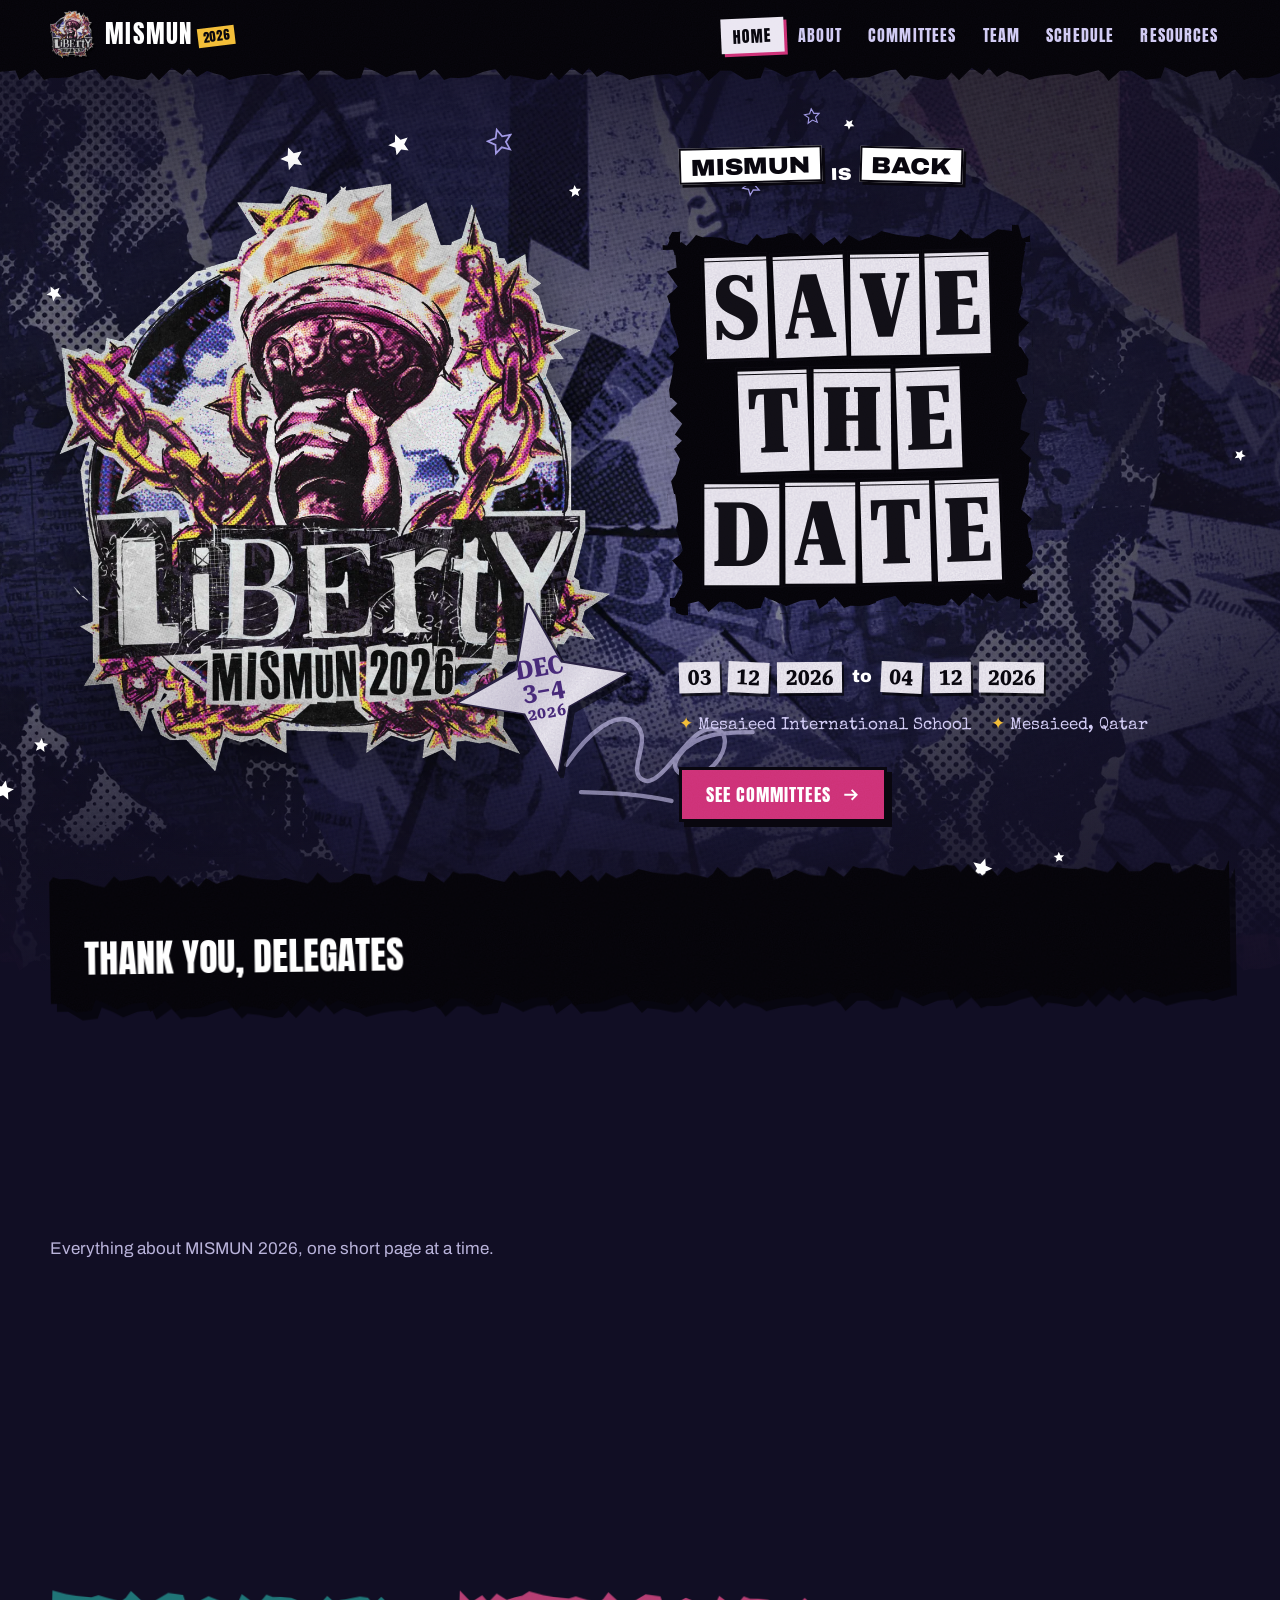
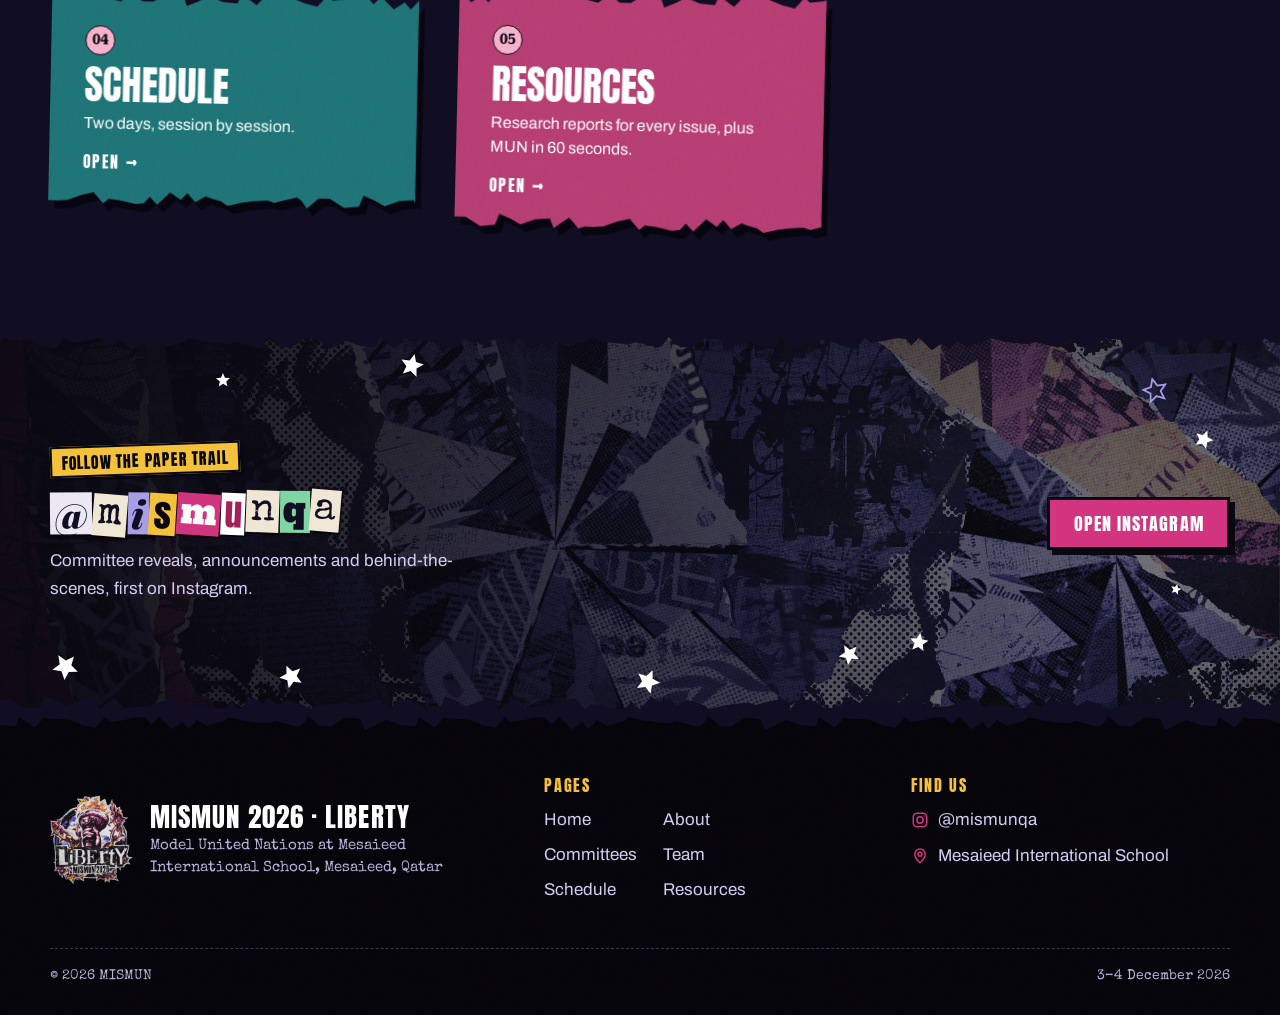
<file: index.html>
<!doctype html>
<html lang="en">
<head>
  <meta charset="utf-8">
  <meta name="viewport" content="width=device-width, initial-scale=1">
  <title>MISMUN 2026 · Liberty</title>
  <meta name="description" content="MISMUN 2026 — Liberty. Model United Nations at Mesaieed International School, Mesaieed, Qatar. 3–4 December 2026.">
  <meta name="theme-color" content="#09070f">
  <meta property="og:title" content="MISMUN 2026 · Liberty">
  <meta property="og:description" content="Model United Nations at Mesaieed International School. 3–4 December 2026.">
  <meta property="og:image" content="assets/img/logo-collage.jpg">
  <link rel="icon" href="assets/img/favicon-64.png" type="image/png">
  <link rel="apple-touch-icon" href="assets/img/apple-touch-icon.png">
  <link rel="preconnect" href="https://fonts.googleapis.com">
  <link rel="preconnect" href="https://fonts.gstatic.com" crossorigin>
  <link rel="stylesheet" href="https://fonts.googleapis.com/css2?family=Alfa+Slab+One&family=Anton&family=Archivo:wdth,wght@62..125,400..900&family=Roboto+Serif:opsz,wdth,wght@8..144,50..100,600..900&family=Permanent+Marker&family=Playfair+Display:ital,wght@0,900;1,900&family=Special+Elite&family=UnifrakturMaguntia&display=swap">
  <script>(function (h) { if (matchMedia("(prefers-reduced-motion: no-preference)").matches) { h.classList.add("fx"); setTimeout(function () { h.classList.add("fx-go"); }, 2500); } })(document.documentElement);</script>
  <link rel="stylesheet" href="assets/css/style.css?v=20261121">
</head>
<body data-page="home">
  <a class="skip" href="#main">Skip to content</a>
  <header class="site-header torn-b" data-header></header>

  <main id="main">
    <section class="hero torn-b" data-stars="18" data-scribble="bottom:18%;left:44%;transform:rotate(10deg)">
      <div class="wrap hero__grid">
        <div class="hero__logo">
          <div class="hero__stencil"><img src="assets/img/logo.webp" alt="Liberty, MISMUN 2026 logo: a raised fist holding a flaming torch, breaking free of chains" width="1000" height="1119" fetchpriority="high"></div>
          <div class="hero__star star4-wrap" aria-hidden="true">
            <div class="star4" style="--size:170px;--r:-10deg"><span data-bind="datesShort">Dec 3–4</span><small>2026</small></div>
          </div>
        </div>
        <div class="hero__copy">
          <h1 class="sr-only">MISMUN 2026: Liberty. Model United Nations at Mesaieed International School.</h1>
          <p class="labels"><span class="lb">MISMUN</span><span class="lb lb--plain">is</span><span class="lb">Back</span></p>
          <p class="hero__title ink cards" data-cards>Save the date</p>
          <p class="datechips" data-datechips>3–4 December 2026</p>
          <ul class="hero__meta">
            <li data-bind="venue">Mesaieed International School</li>
            <li data-bind="city">Mesaieed, Qatar</li>
          </ul>
          <div class="hero__actions">
            <a class="btn" href="committees.html">See committees <svg viewBox="0 0 24 24" fill="none" stroke="currentColor" stroke-width="2.4" aria-hidden="true"><path d="M4 12h15M13 6l6 6-6 6"/></svg></a>
          </div>
        </div>
      </div>
    </section>

    <section class="countdown wrap" aria-labelledby="cd-title">
      <div class="shell" style="--r:-0.8deg">
        <div class="scrap scrap--black torn-tb" data-countdown>
          <div>
            <span class="label">// Countdown</span>
            <h2 class="countdown__title" id="cd-title" data-countdown-title>Conference begins in</h2>
          </div>
          <div class="countdown__units">
            <div class="countdown__unit"><span data-unit="d">--</span><small>Days</small></div>
            <div class="countdown__unit"><span data-unit="h">--</span><small>Hours</small></div>
            <div class="countdown__unit"><span data-unit="m">--</span><small>Mins</small></div>
            <div class="countdown__unit"><span data-unit="s">--</span><small>Secs</small></div>
          </div>
        </div>
      </div>
    </section>

    <section class="section">
      <div class="wrap">
        <div class="section__head">
          <span class="label">// Where to?</span>
          <h2 class="h2">Pick a page</h2>
          <p>Everything about MISMUN 2026, one short page at a time.</p>
        </div>
        <div class="tiles" data-tiles></div>
      </div>
    </section>

    <section class="ig-band torn-tb" data-stars="10">
      <div class="wrap ig-band__inner">
        <div>
          <span class="chip chip--gold">Follow the paper trail</span>
          <a class="ig-band__handle" href="https://www.instagram.com/mismunqa/" data-href="instagram" target="_blank" rel="noopener">
            <span class="ransom ransom--sm" data-ransom="keep">@mismunqa</span>
          </a>
          <p>Committee reveals, announcements and behind-the-scenes, first on Instagram.</p>
        </div>
        <a class="btn" href="https://www.instagram.com/mismunqa/" data-href="instagram" target="_blank" rel="noopener">Open Instagram</a>
      </div>
    </section>
  </main>

  <footer class="site-footer torn-t" data-footer></footer>
  <script src="assets/js/data.js?v=20261121"></script>
  <script src="assets/js/main.js?v=20261121"></script>
</body>
</html>
</file>
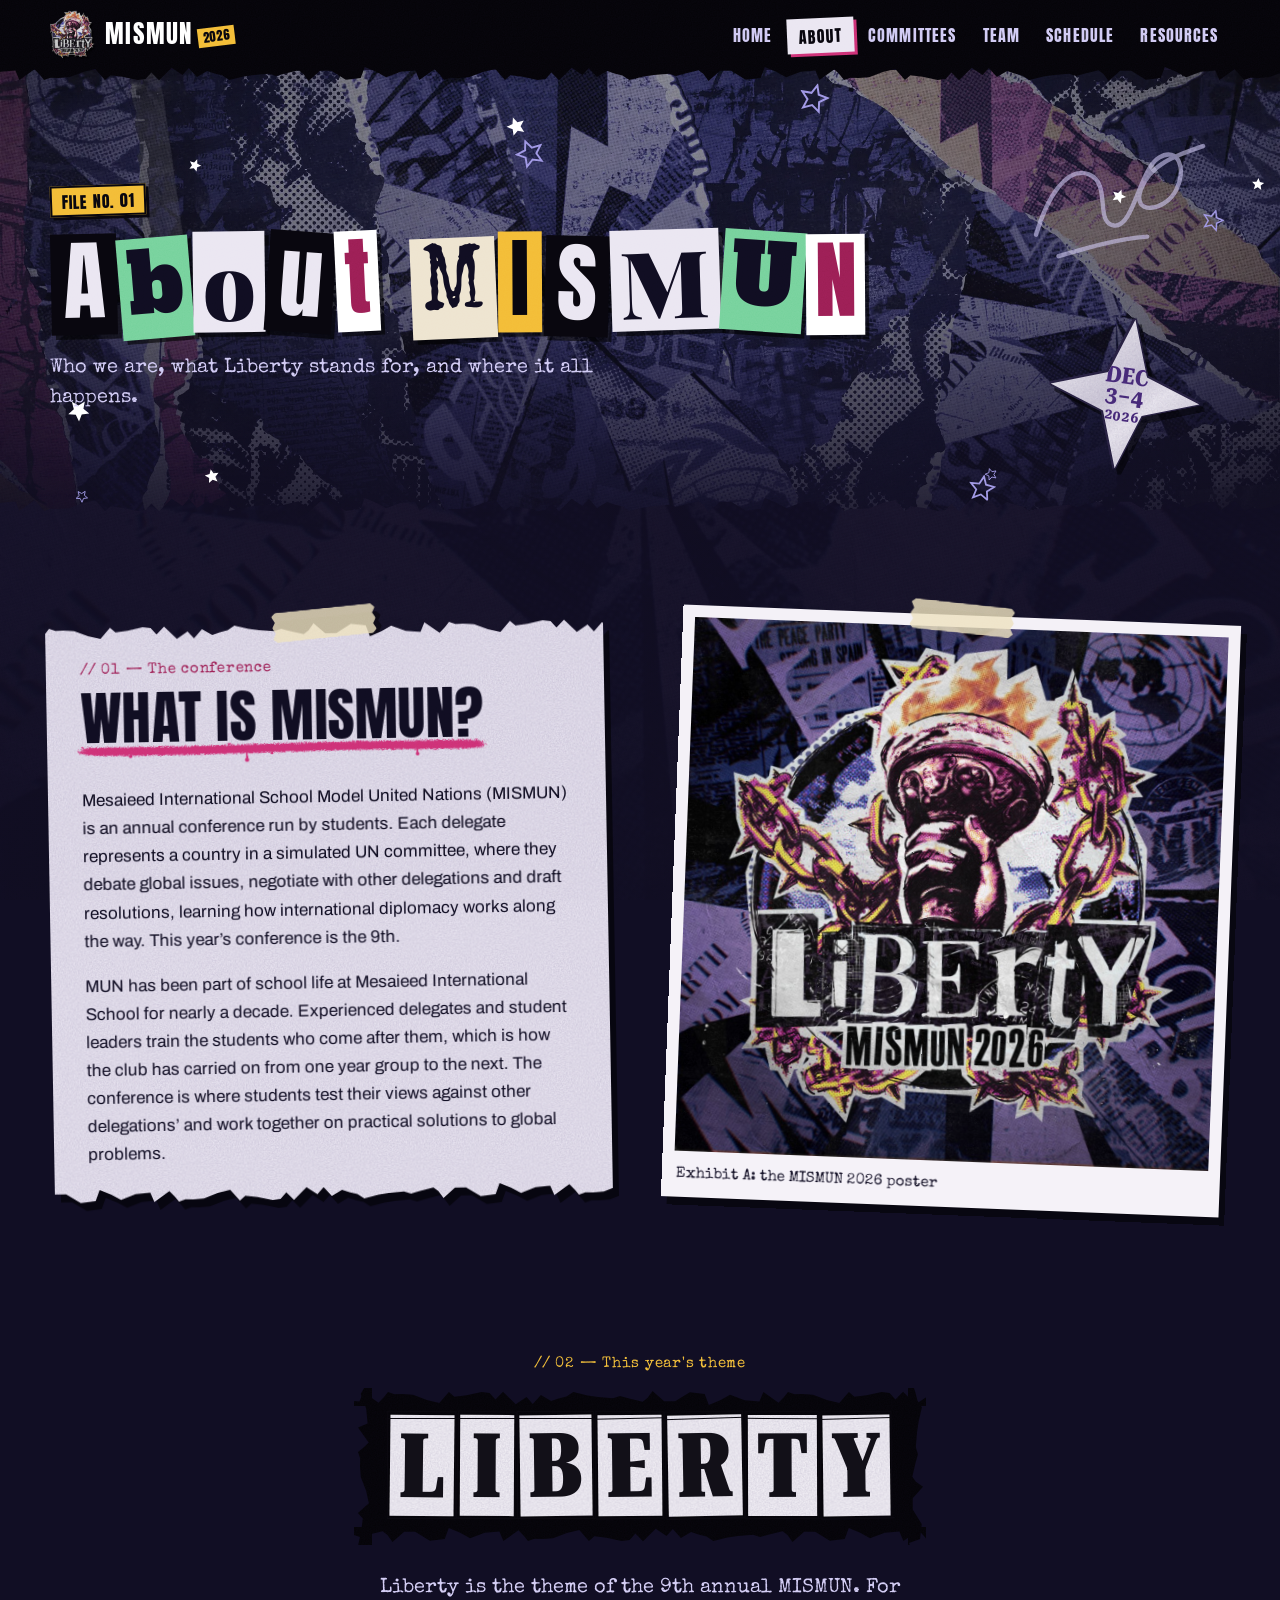
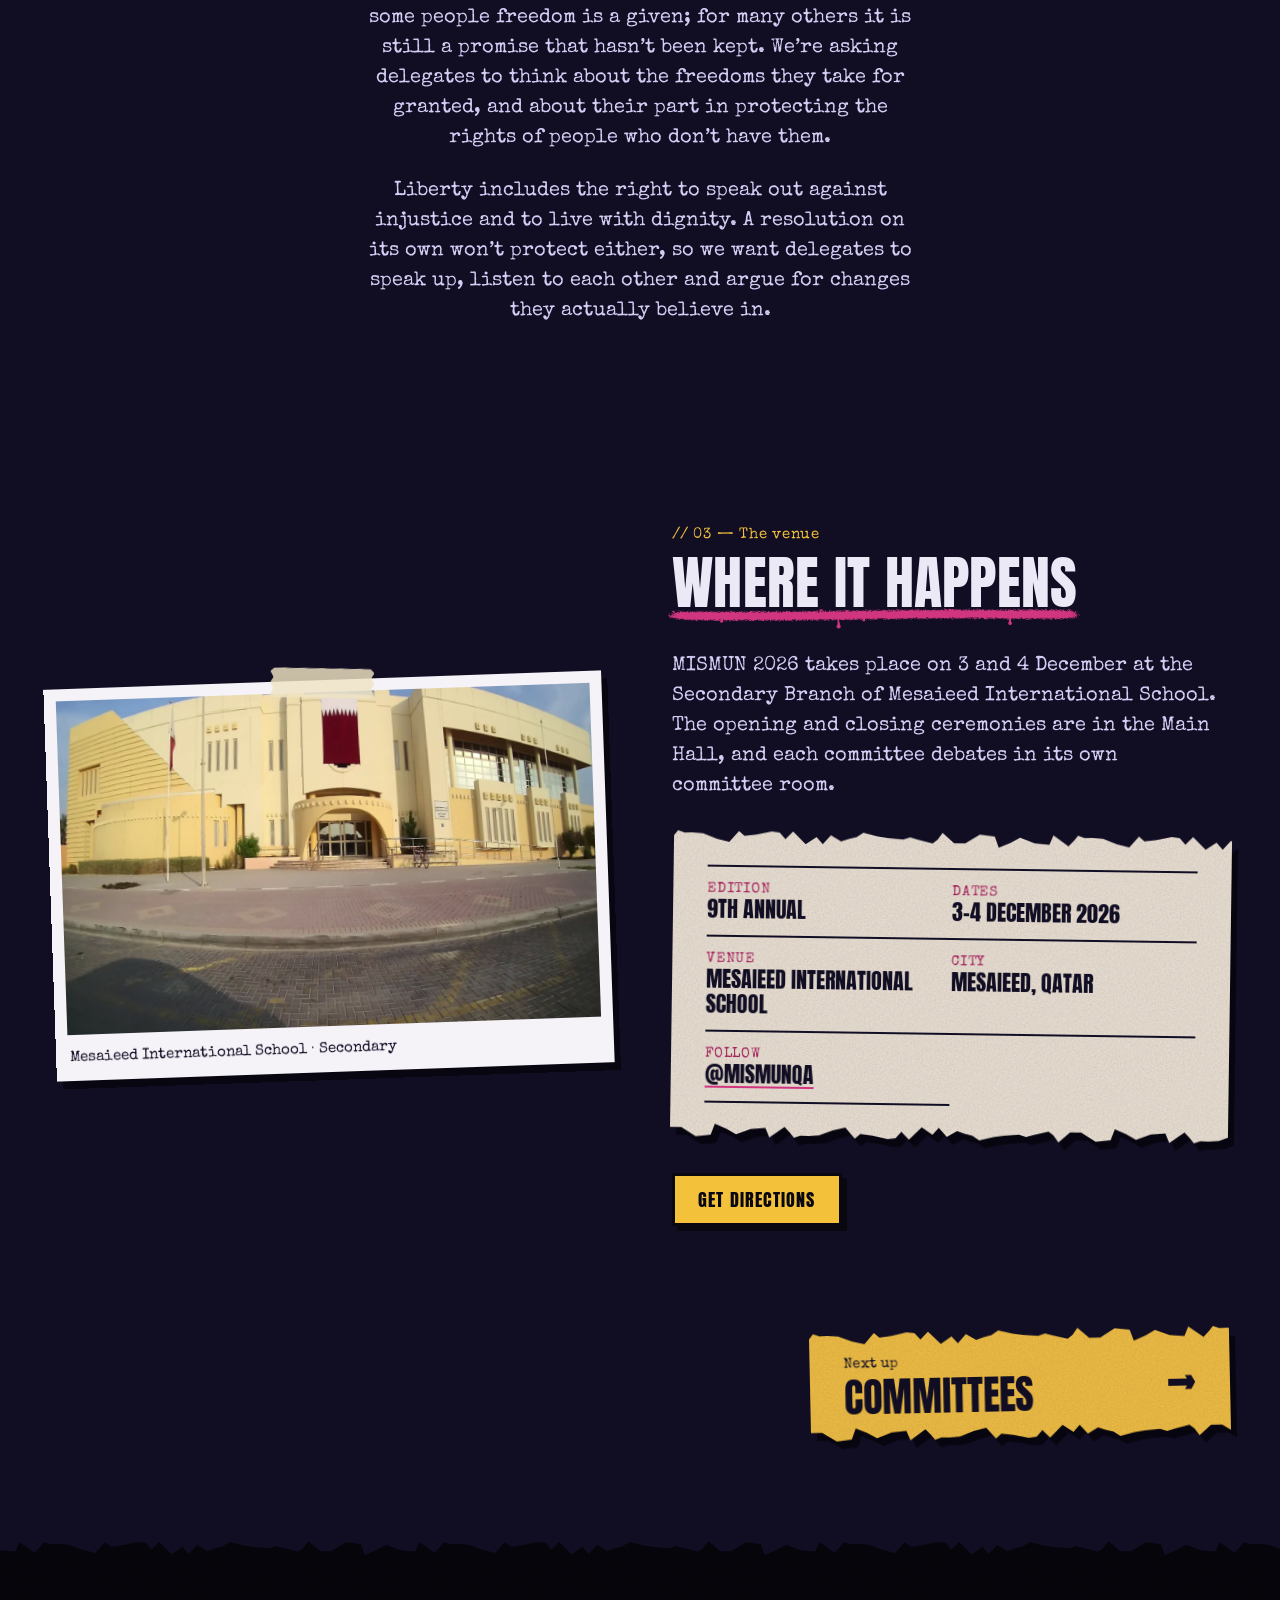
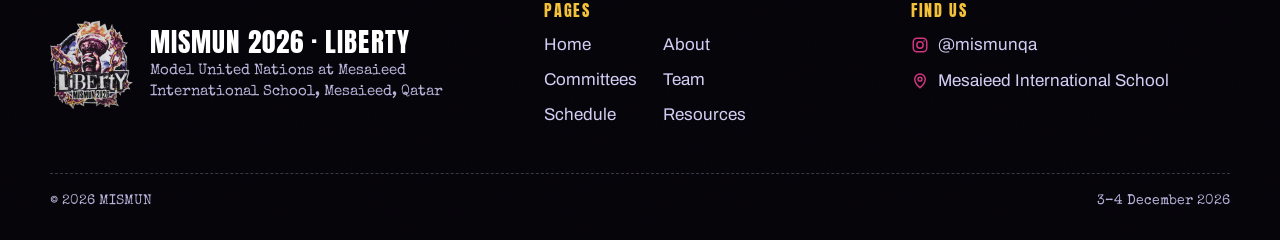
<file: about.html>
<!doctype html>
<html lang="en">
<head>
  <meta charset="utf-8">
  <meta name="viewport" content="width=device-width, initial-scale=1">
  <title>About · MISMUN 2026</title>
  <meta name="description" content="About MISMUN 2026: the conference, the Liberty theme and the venue at Mesaieed International School.">
  <meta name="theme-color" content="#09070f">
  <link rel="icon" href="assets/img/favicon-64.png" type="image/png">
  <link rel="apple-touch-icon" href="assets/img/apple-touch-icon.png">
  <link rel="preconnect" href="https://fonts.googleapis.com">
  <link rel="preconnect" href="https://fonts.gstatic.com" crossorigin>
  <link rel="stylesheet" href="https://fonts.googleapis.com/css2?family=Alfa+Slab+One&family=Anton&family=Archivo:wdth,wght@62..125,400..900&family=Roboto+Serif:opsz,wdth,wght@8..144,50..100,600..900&family=Permanent+Marker&family=Playfair+Display:ital,wght@0,900;1,900&family=Special+Elite&family=UnifrakturMaguntia&display=swap">
  <script>(function (h) { if (matchMedia("(prefers-reduced-motion: no-preference)").matches) { h.classList.add("fx"); setTimeout(function () { h.classList.add("fx-go"); }, 2500); } })(document.documentElement);</script>
  <link rel="stylesheet" href="assets/css/style.css?v=20261121">
</head>
<body data-page="about">
  <a class="skip" href="#main">Skip to content</a>
  <header class="site-header torn-b" data-header></header>

  <main id="main">
    <section class="page-hero torn-b" data-stars="12" data-scribble="top:14%;right:5%;transform:rotate(-8deg)" style="--hero-pos:20% 40%">
      <div class="wrap">
        <span class="chip chip--gold">File No. 01</span>
        <h1 class="ransom" data-ransom>About MISMUN</h1>
        <p class="lede">Who we are, what Liberty stands for, and where it all happens.</p>
      </div>
      <div class="page-hero__star star4-wrap" aria-hidden="true"><div class="star4" style="--size:150px;--r:8deg"><span data-bind="datesShort">Dec 3–4</span><small>2026</small></div></div>
    </section>

    <!-- 01 — What is MISMUN -->
    <section class="section">
      <div class="wrap split">
        <div class="shell taped" style="--r:-1deg">
          <div class="scrap torn-tb">
            <span class="label label--dark">// 01 — The conference</span>
            <h2 class="h2">What is MISMUN?</h2>
            <p>Mesaieed International School Model United Nations (MISMUN) is an annual conference run by students. Each delegate represents a country in a simulated UN committee, where they debate global issues, negotiate with other delegations and draft resolutions, learning how international diplomacy works along the way. This year&rsquo;s conference is the 9th.</p>
            <p>MUN has been part of school life at Mesaieed International School for nearly a decade. Experienced delegates and student leaders train the students who come after them, which is how the club has carried on from one year group to the next. The conference is where students test their views against other delegations&rsquo; and work together on practical solutions to global problems.</p>
          </div>
        </div>
        <figure class="photo photo--square shell taped" style="--r:2.2deg;--tr:4deg">
          <img src="assets/img/logo-collage.jpg" alt="The Liberty logo on the MISMUN newspaper-collage artwork" width="1200" height="1204" loading="lazy">
          <figcaption>Exhibit A: the MISMUN 2026 poster</figcaption>
        </figure>
      </div>
    </section>

    <!-- 02 — Theme -->
    <section class="section section--tight">
      <div class="wrap theme-quote">
        <span class="label">// 02 — This year's theme</span>
        <h2 class="ink cards" data-cards>Liberty</h2>
        <p class="lede">Liberty is the theme of the 9th annual MISMUN. For some people freedom is a given; for many others it is still a promise that hasn&rsquo;t been kept. We&rsquo;re asking delegates to think about the freedoms they take for granted, and about their part in protecting the rights of people who don&rsquo;t have them.</p>
        <p class="lede">Liberty includes the right to speak out against injustice and to live with dignity. A resolution on its own won&rsquo;t protect either, so we want delegates to speak up, listen to each other and argue for changes they actually believe in.</p>
      </div>
    </section>

    <!-- 03 — Venue -->
    <section class="section">
      <div class="wrap split">
        <figure class="photo shell taped" style="--r:-2deg;--tr:3deg">
          <img src="assets/img/school-front.webp" alt="Front entrance of Mesaieed International School, Secondary Branch, with the Qatar flag above the door" width="1400" height="807" loading="lazy">
          <figcaption>Mesaieed International School · Secondary</figcaption>
        </figure>
        <div>
          <span class="label">// 03 — The venue</span>
          <h2 class="h2">Where it happens</h2>
          <p class="lede">MISMUN 2026 takes place on 3 and 4 December at the Secondary Branch of Mesaieed International School. The opening and closing ceremonies are in the Main Hall, and each committee debates in its own committee room.</p>
          <div class="shell" style="--r:0.8deg;margin:1.8rem 0 1.8rem">
            <div class="scrap scrap--news torn-tb">
              <ul class="facts">
                <li><span class="k">Edition</span><span class="v">9th annual</span></li>
                <li><span class="k">Dates</span><span class="v" data-bind="dates">3–4 December 2026</span></li>
                <li><span class="k">Venue</span><span class="v" data-bind="venue">Mesaieed International School</span></li>
                <li><span class="k">City</span><span class="v" data-bind="city">Mesaieed, Qatar</span></li>
                <li><span class="k">Follow</span><span class="v"><a href="https://www.instagram.com/mismunqa/" data-href="instagram" target="_blank" rel="noopener">@mismunqa</a></span></li>
              </ul>
            </div>
          </div>
          <a class="btn btn--gold" href="#" data-href="maps" target="_blank" rel="noopener">Get directions</a>
        </div>
      </div>
    </section>

    <section class="next" data-next></section>
  </main>

  <footer class="site-footer torn-t" data-footer></footer>
  <script src="assets/js/data.js?v=20261121"></script>
  <script src="assets/js/main.js?v=20261121"></script>
</body>
</html>
</file>
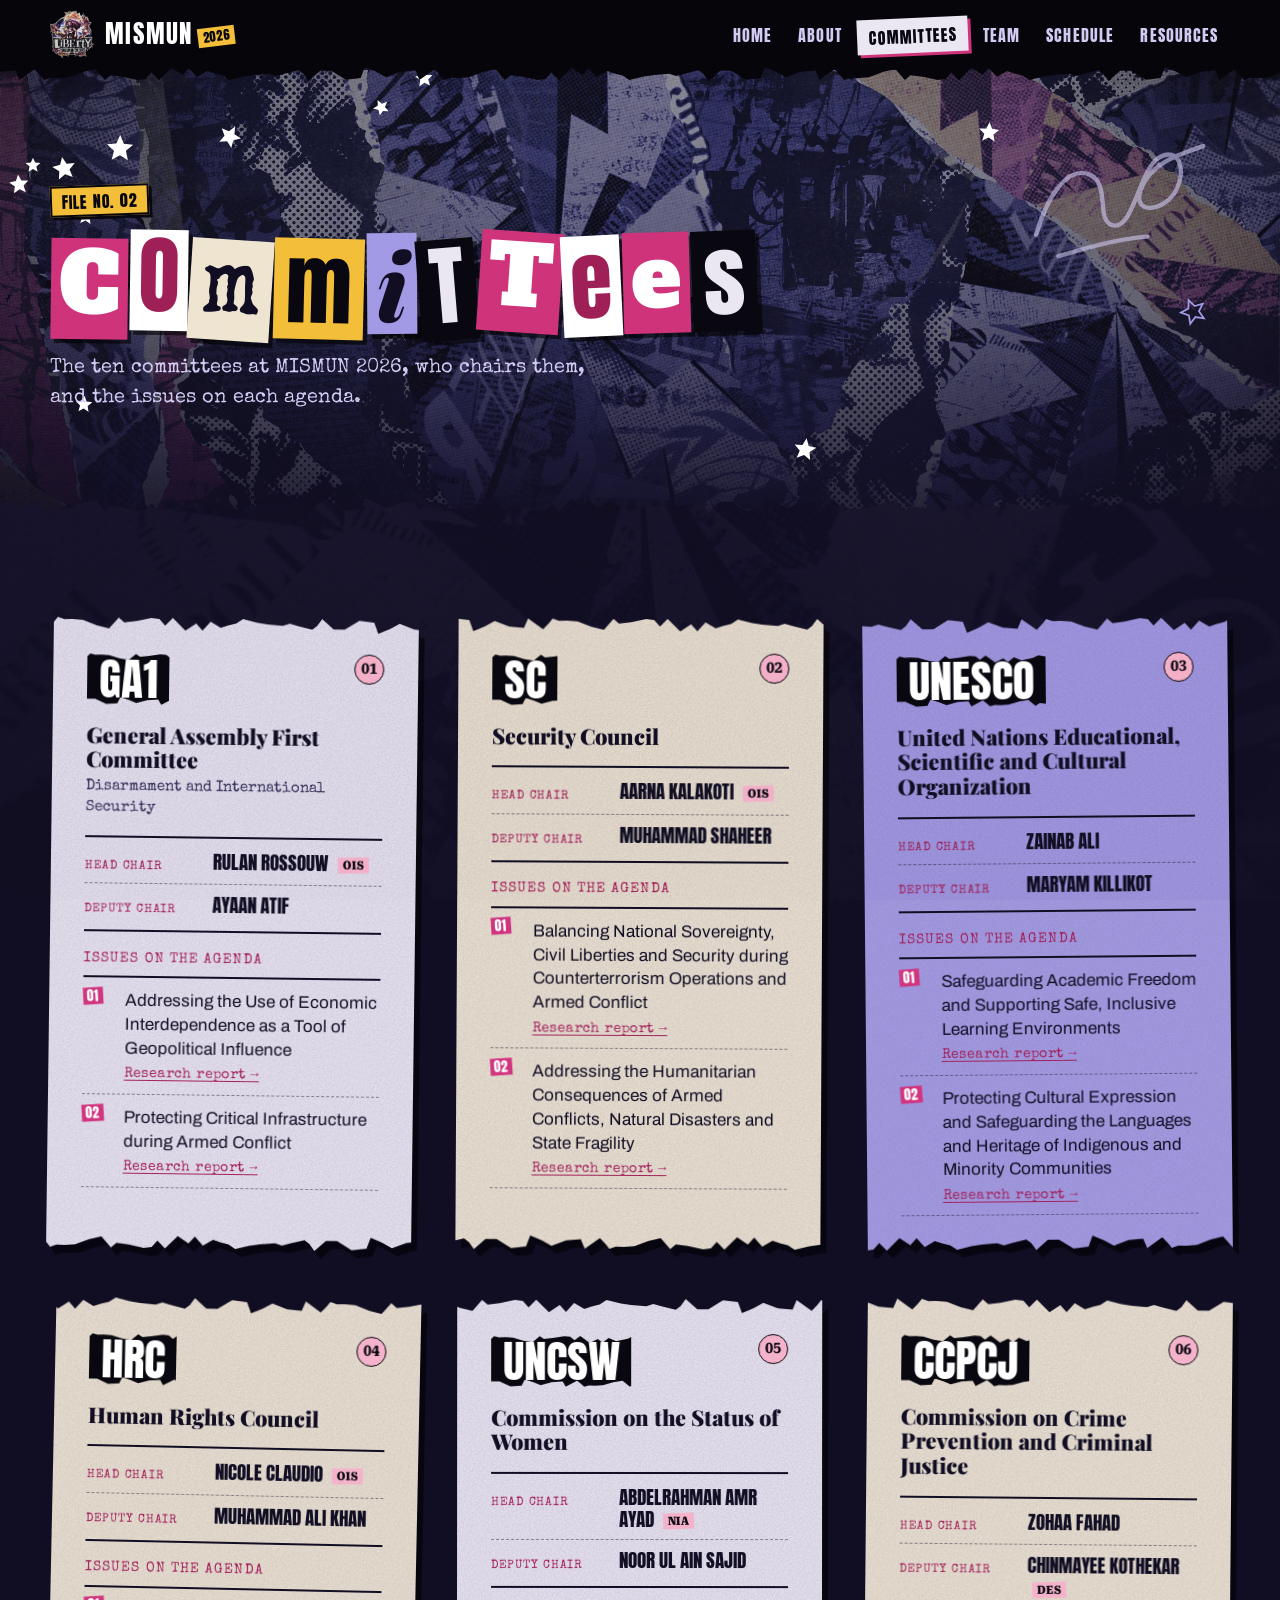
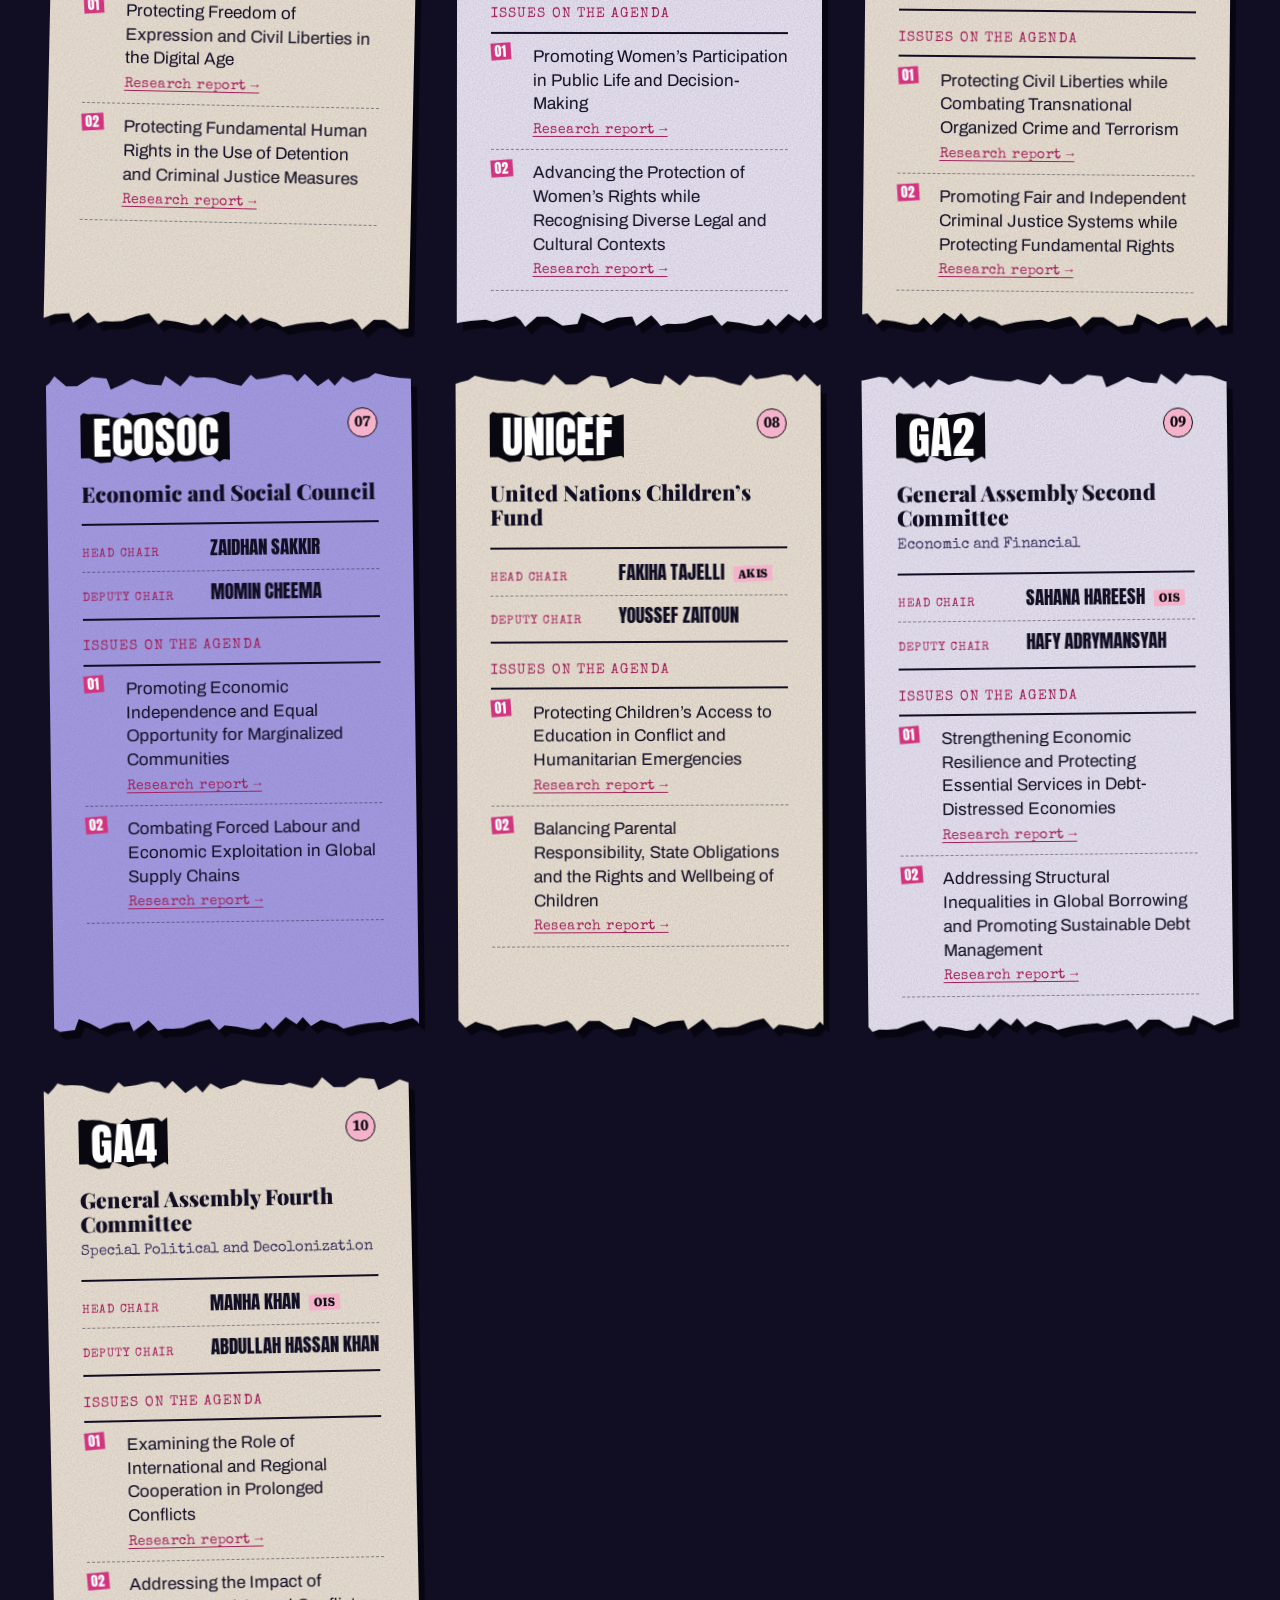
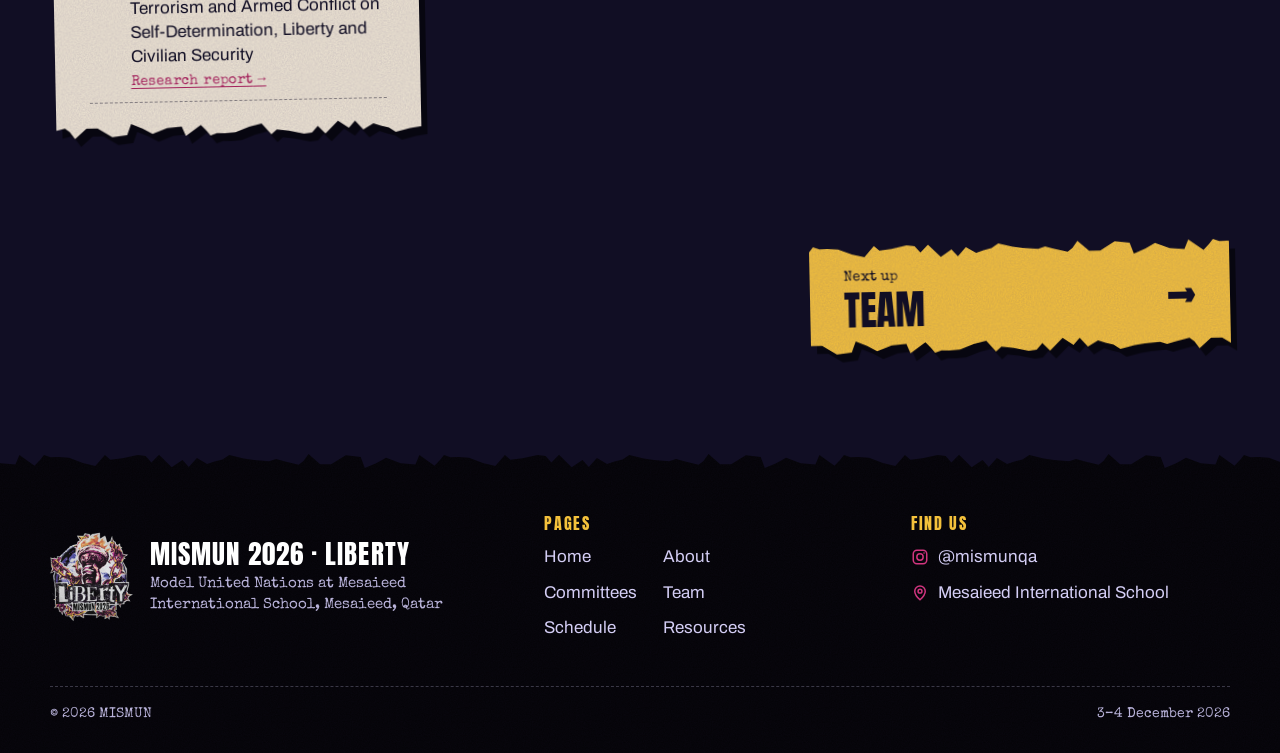
<file: committees.html>
<!doctype html>
<html lang="en">
<head>
  <meta charset="utf-8">
  <meta name="viewport" content="width=device-width, initial-scale=1">
  <title>Committees · MISMUN 2026</title>
  <meta name="description" content="The committees at MISMUN 2026 and the issues each one will debate.">
  <meta name="theme-color" content="#09070f">
  <link rel="icon" href="assets/img/favicon-64.png" type="image/png">
  <link rel="apple-touch-icon" href="assets/img/apple-touch-icon.png">
  <link rel="preconnect" href="https://fonts.googleapis.com">
  <link rel="preconnect" href="https://fonts.gstatic.com" crossorigin>
  <link rel="stylesheet" href="https://fonts.googleapis.com/css2?family=Alfa+Slab+One&family=Anton&family=Archivo:wdth,wght@62..125,400..900&family=Roboto+Serif:opsz,wdth,wght@8..144,50..100,600..900&family=Permanent+Marker&family=Playfair+Display:ital,wght@0,900;1,900&family=Special+Elite&family=UnifrakturMaguntia&display=swap">
  <script>(function (h) { if (matchMedia("(prefers-reduced-motion: no-preference)").matches) { h.classList.add("fx"); setTimeout(function () { h.classList.add("fx-go"); }, 2500); } })(document.documentElement);</script>
  <link rel="stylesheet" href="assets/css/style.css?v=20261121">
</head>
<body data-page="committees">
  <a class="skip" href="#main">Skip to content</a>
  <header class="site-header torn-b" data-header></header>

  <main id="main">
    <section class="page-hero torn-b" data-stars="12" data-scribble="top:14%;right:5%;transform:rotate(-8deg)" style="--hero-pos:55% 50%">
      <div class="wrap">
        <span class="chip chip--gold">File No. 02</span>
        <h1 class="ransom" data-ransom>Committees</h1>
        <p class="lede">The ten committees at MISMUN 2026, who chairs them, and the issues on each agenda.</p>
      </div>
    </section>

    <section class="section">
      <div class="wrap">
        <div class="notice" data-committee-notice hidden>
          <div class="star-wrap"><div class="star star--magenta" style="--size:100px;--r:-12deg">Soon</div></div>
          <p>Issues for each committee coming soon</p>
        </div>
        <!-- Committees are listed in assets/js/data.js -->
        <div class="committees" data-committees></div>
      </div>
    </section>

    <section class="next" data-next></section>
  </main>

  <footer class="site-footer torn-t" data-footer></footer>
  <script src="assets/js/data.js?v=20261121"></script>
  <script src="assets/js/main.js?v=20261121"></script>
</body>
</html>
</file>
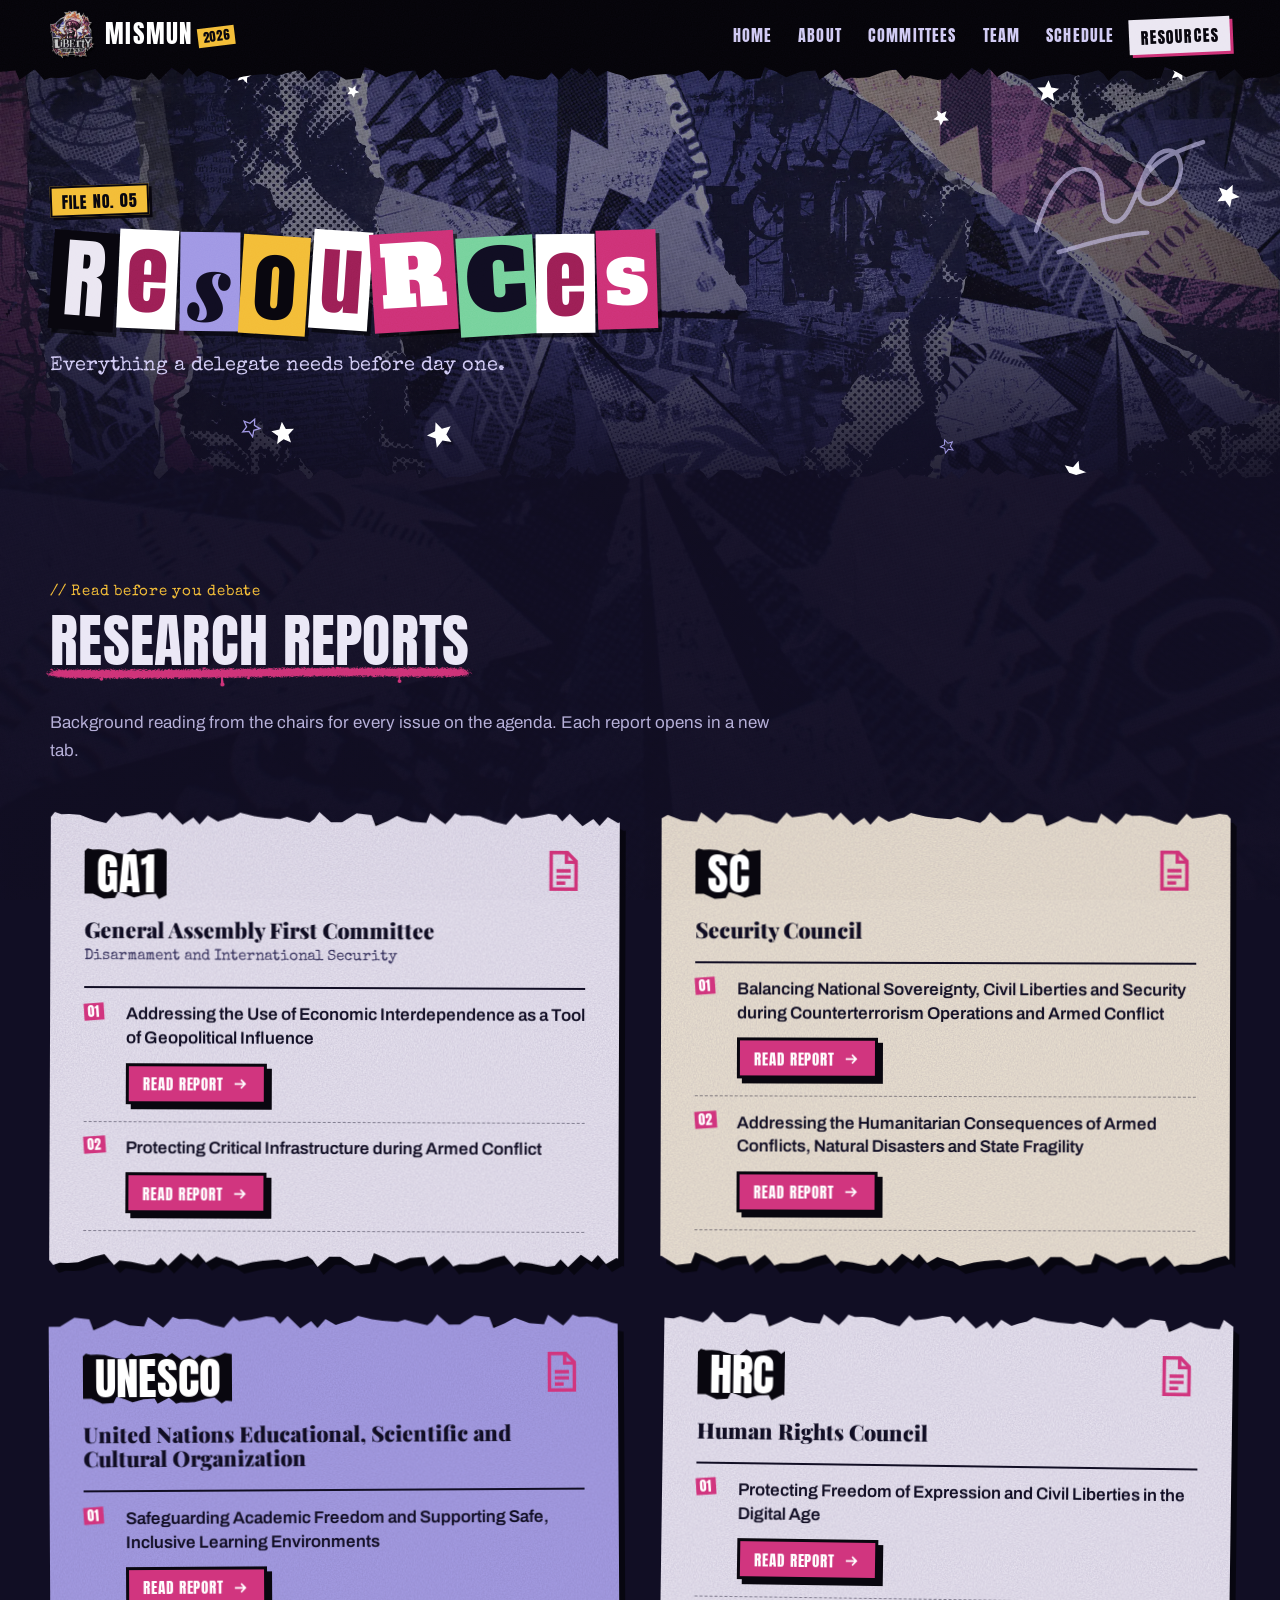
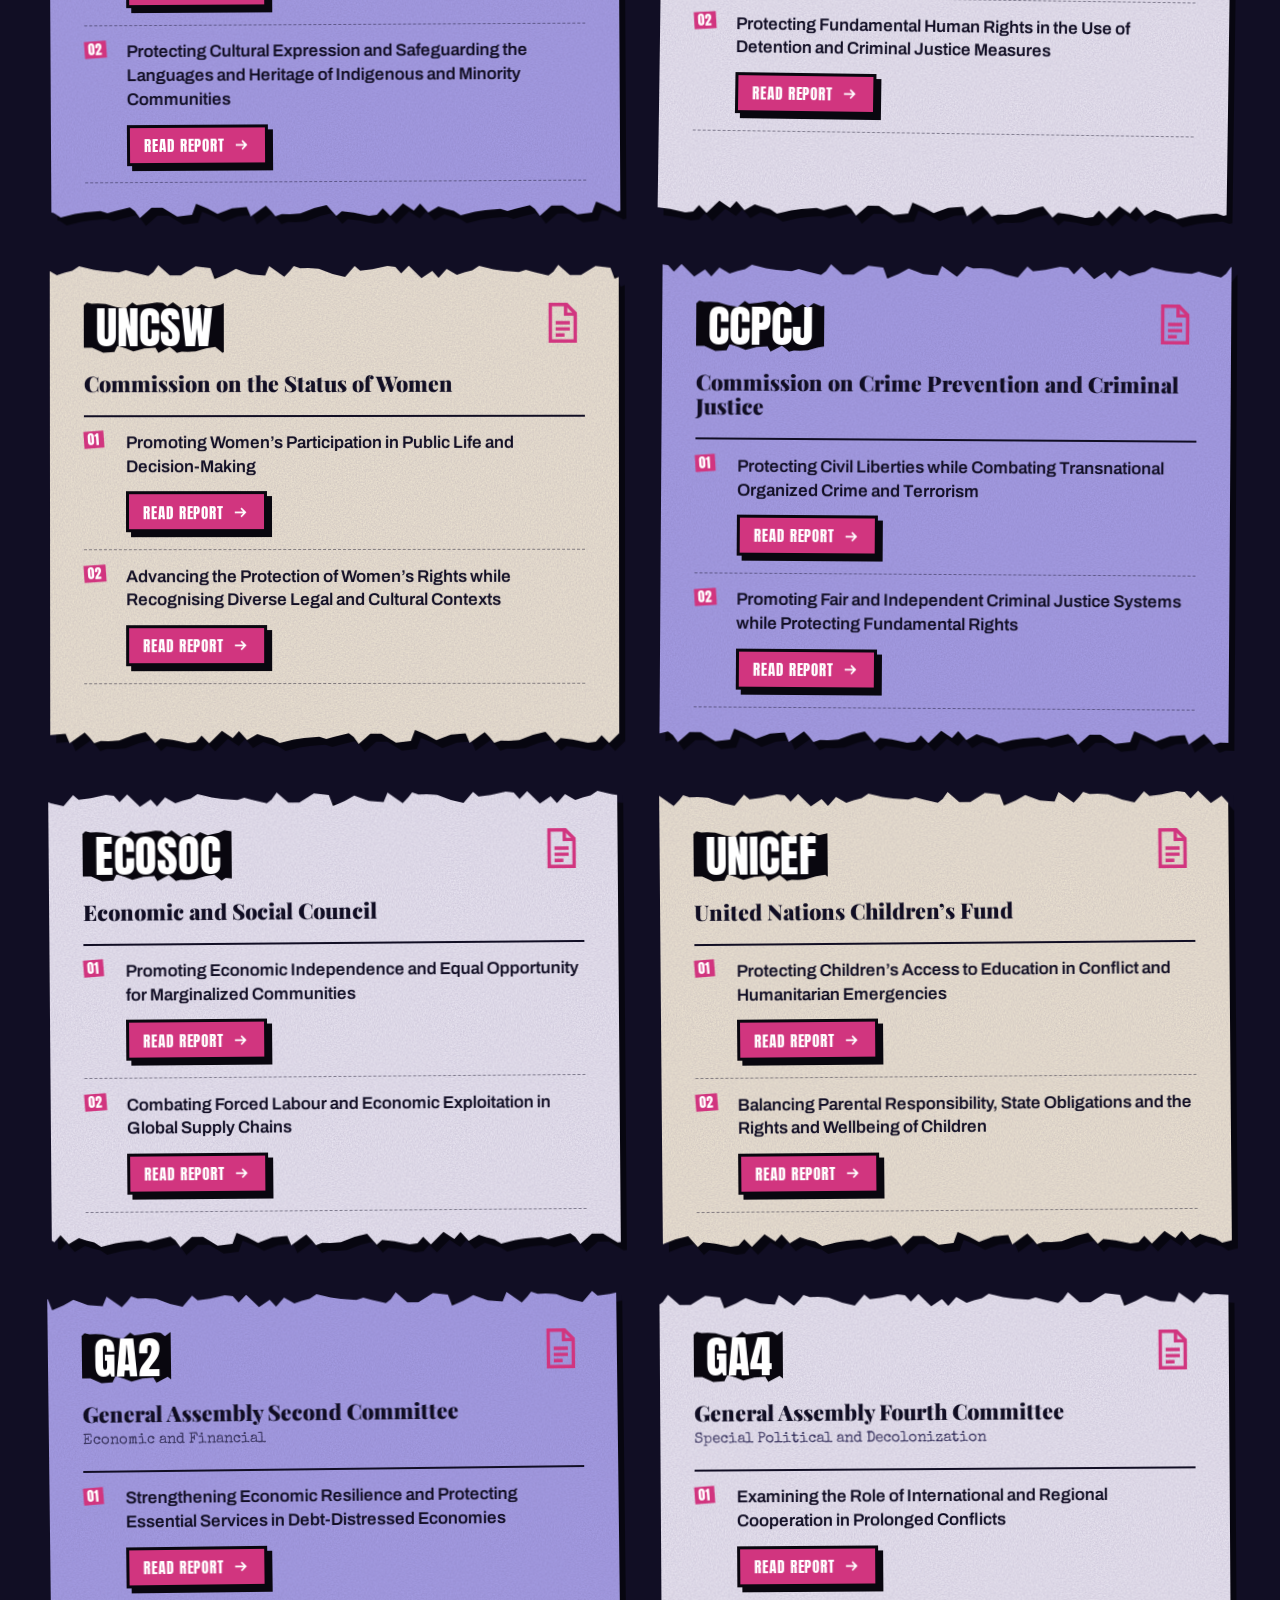
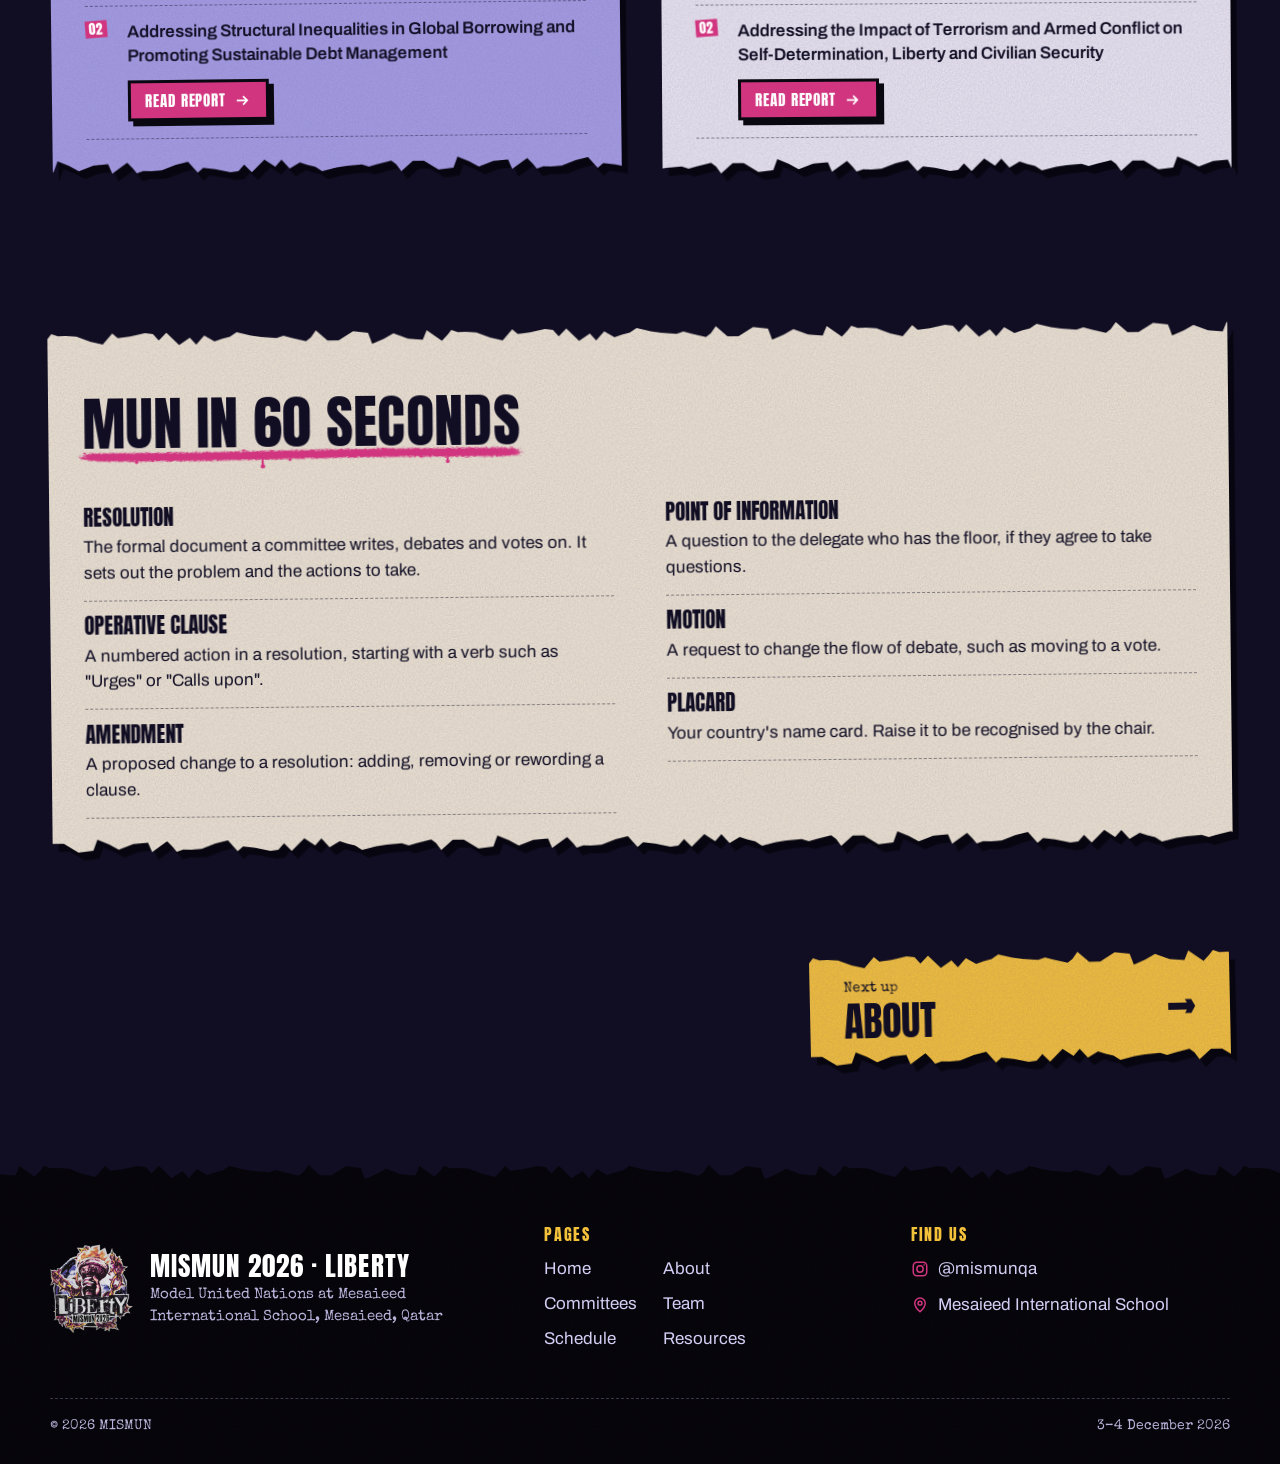
<file: resources.html>
<!doctype html>
<html lang="en">
<head>
  <meta charset="utf-8">
  <meta name="viewport" content="width=device-width, initial-scale=1">
  <title>Resources · MISMUN 2026</title>
  <meta name="description" content="Research reports for every committee issue at MISMUN 2026, plus MUN in 60 seconds for new delegates.">
  <meta name="theme-color" content="#09070f">
  <link rel="icon" href="assets/img/favicon-64.png" type="image/png">
  <link rel="apple-touch-icon" href="assets/img/apple-touch-icon.png">
  <link rel="preconnect" href="https://fonts.googleapis.com">
  <link rel="preconnect" href="https://fonts.gstatic.com" crossorigin>
  <link rel="stylesheet" href="https://fonts.googleapis.com/css2?family=Alfa+Slab+One&family=Anton&family=Archivo:wdth,wght@62..125,400..900&family=Roboto+Serif:opsz,wdth,wght@8..144,50..100,600..900&family=Permanent+Marker&family=Playfair+Display:ital,wght@0,900;1,900&family=Special+Elite&family=UnifrakturMaguntia&display=swap">
  <script>(function (h) { if (matchMedia("(prefers-reduced-motion: no-preference)").matches) { h.classList.add("fx"); setTimeout(function () { h.classList.add("fx-go"); }, 2500); } })(document.documentElement);</script>
  <link rel="stylesheet" href="assets/css/style.css?v=20261121">
</head>
<body data-page="resources">
  <a class="skip" href="#main">Skip to content</a>
  <header class="site-header torn-b" data-header></header>

  <main id="main">
    <section class="page-hero torn-b" data-stars="12" data-scribble="top:14%;right:5%;transform:rotate(-8deg)" style="--hero-pos:65% 30%">
      <div class="wrap">
        <span class="chip chip--gold">File No. 05</span>
        <h1 class="ransom" data-ransom>Resources</h1>
        <p class="lede">Everything a delegate needs before day one.</p>
      </div>
    </section>

    <section class="section">
      <div class="wrap">
        <div class="section__head">
          <span class="label">// Read before you debate</span>
          <h2 class="h2">Research reports</h2>
          <p>Background reading from the chairs for every issue on the agenda. Each report opens in a new tab.</p>
        </div>
        <!-- Report links are set on each committee's issues in assets/js/data.js -->
        <div class="reports" data-reports></div>
      </div>
    </section>

    <section class="section section--tight">
      <div class="wrap">
        <div class="shell" style="--r:-0.6deg">
          <div class="scrap scrap--news torn-tb">
            <span class="label label--dark">// New to MUN?</span>
            <h2 class="h2">MUN in 60 seconds</h2>
            <dl class="glossary">
              <div><dt>Resolution</dt><dd>The formal document a committee writes, debates and votes on. It sets out the problem and the actions to take.</dd></div>
              <div><dt>Operative clause</dt><dd>A numbered action in a resolution, starting with a verb such as "Urges" or "Calls upon".</dd></div>
              <div><dt>Amendment</dt><dd>A proposed change to a resolution: adding, removing or rewording a clause.</dd></div>
              <div><dt>Point of Information</dt><dd>A question to the delegate who has the floor, if they agree to take questions.</dd></div>
              <div><dt>Motion</dt><dd>A request to change the flow of debate, such as moving to a vote.</dd></div>
              <div><dt>Placard</dt><dd>Your country's name card. Raise it to be recognised by the chair.</dd></div>
            </dl>
          </div>
        </div>
      </div>
    </section>

    <section class="next" data-next></section>
  </main>

  <footer class="site-footer torn-t" data-footer></footer>
  <script src="assets/js/data.js?v=20261121"></script>
  <script src="assets/js/main.js?v=20261121"></script>
</body>
</html>
</file>
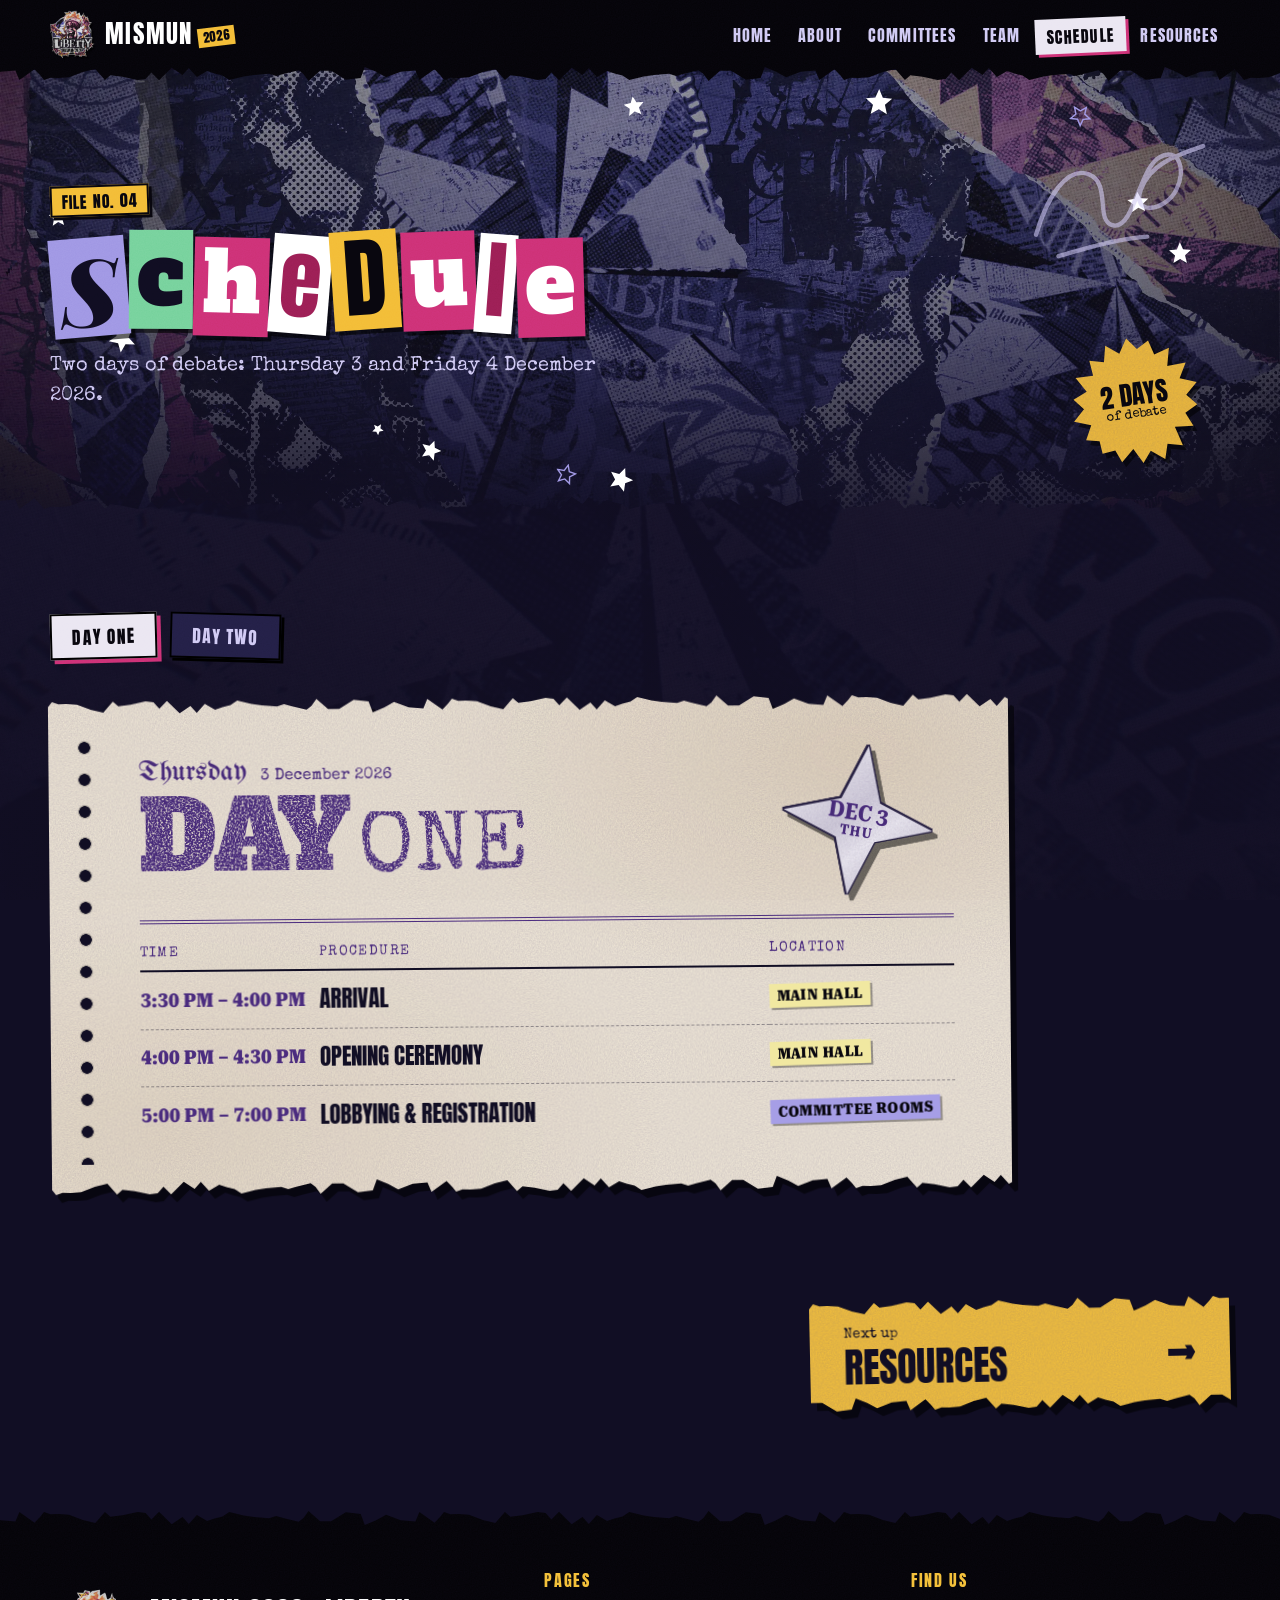
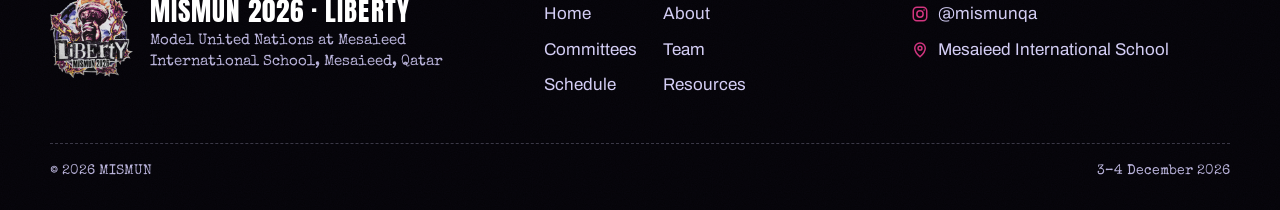
<file: schedule.html>
<!doctype html>
<html lang="en">
<head>
  <meta charset="utf-8">
  <meta name="viewport" content="width=device-width, initial-scale=1">
  <title>Schedule · MISMUN 2026</title>
  <meta name="description" content="The MISMUN 2026 programme for Thursday 3 and Friday 4 December 2026.">
  <meta name="theme-color" content="#09070f">
  <link rel="icon" href="assets/img/favicon-64.png" type="image/png">
  <link rel="apple-touch-icon" href="assets/img/apple-touch-icon.png">
  <link rel="preconnect" href="https://fonts.googleapis.com">
  <link rel="preconnect" href="https://fonts.gstatic.com" crossorigin>
  <link rel="stylesheet" href="https://fonts.googleapis.com/css2?family=Alfa+Slab+One&family=Anton&family=Archivo:wdth,wght@62..125,400..900&family=Roboto+Serif:opsz,wdth,wght@8..144,50..100,600..900&family=Permanent+Marker&family=Playfair+Display:ital,wght@0,900;1,900&family=Special+Elite&family=UnifrakturMaguntia&display=swap">
  <script>(function (h) { if (matchMedia("(prefers-reduced-motion: no-preference)").matches) { h.classList.add("fx"); setTimeout(function () { h.classList.add("fx-go"); }, 2500); } })(document.documentElement);</script>
  <link rel="stylesheet" href="assets/css/style.css?v=20261121">
</head>
<body data-page="schedule">
  <a class="skip" href="#main">Skip to content</a>
  <header class="site-header torn-b" data-header></header>

  <main id="main">
    <section class="page-hero torn-b" data-stars="12" data-scribble="top:14%;right:5%;transform:rotate(-8deg)" style="--hero-pos:35% 70%">
      <div class="wrap">
        <span class="chip chip--gold">File No. 04</span>
        <h1 class="ransom" data-ransom>Schedule</h1>
        <p class="lede">Two days of debate: Thursday 3 and Friday 4 December 2026.</p>
      </div>
      <div class="page-hero__star star-wrap"><div class="star" style="--size:130px;--r:-8deg">2 days<small>of debate</small></div></div>
    </section>

    <section class="section">
      <div class="wrap">
        <div class="notice" data-provisional hidden>
          <div class="star-wrap"><div class="star star--paper" style="--size:100px;--r:10deg">Draft</div></div>
          <p>Timings not final</p>
        </div>
        <!-- The schedule is set in assets/js/data.js -->
        <div data-schedule></div>
      </div>
    </section>

    <section class="next" data-next></section>
  </main>

  <footer class="site-footer torn-t" data-footer></footer>
  <script src="assets/js/data.js?v=20261121"></script>
  <script src="assets/js/main.js?v=20261121"></script>
</body>
</html>
</file>
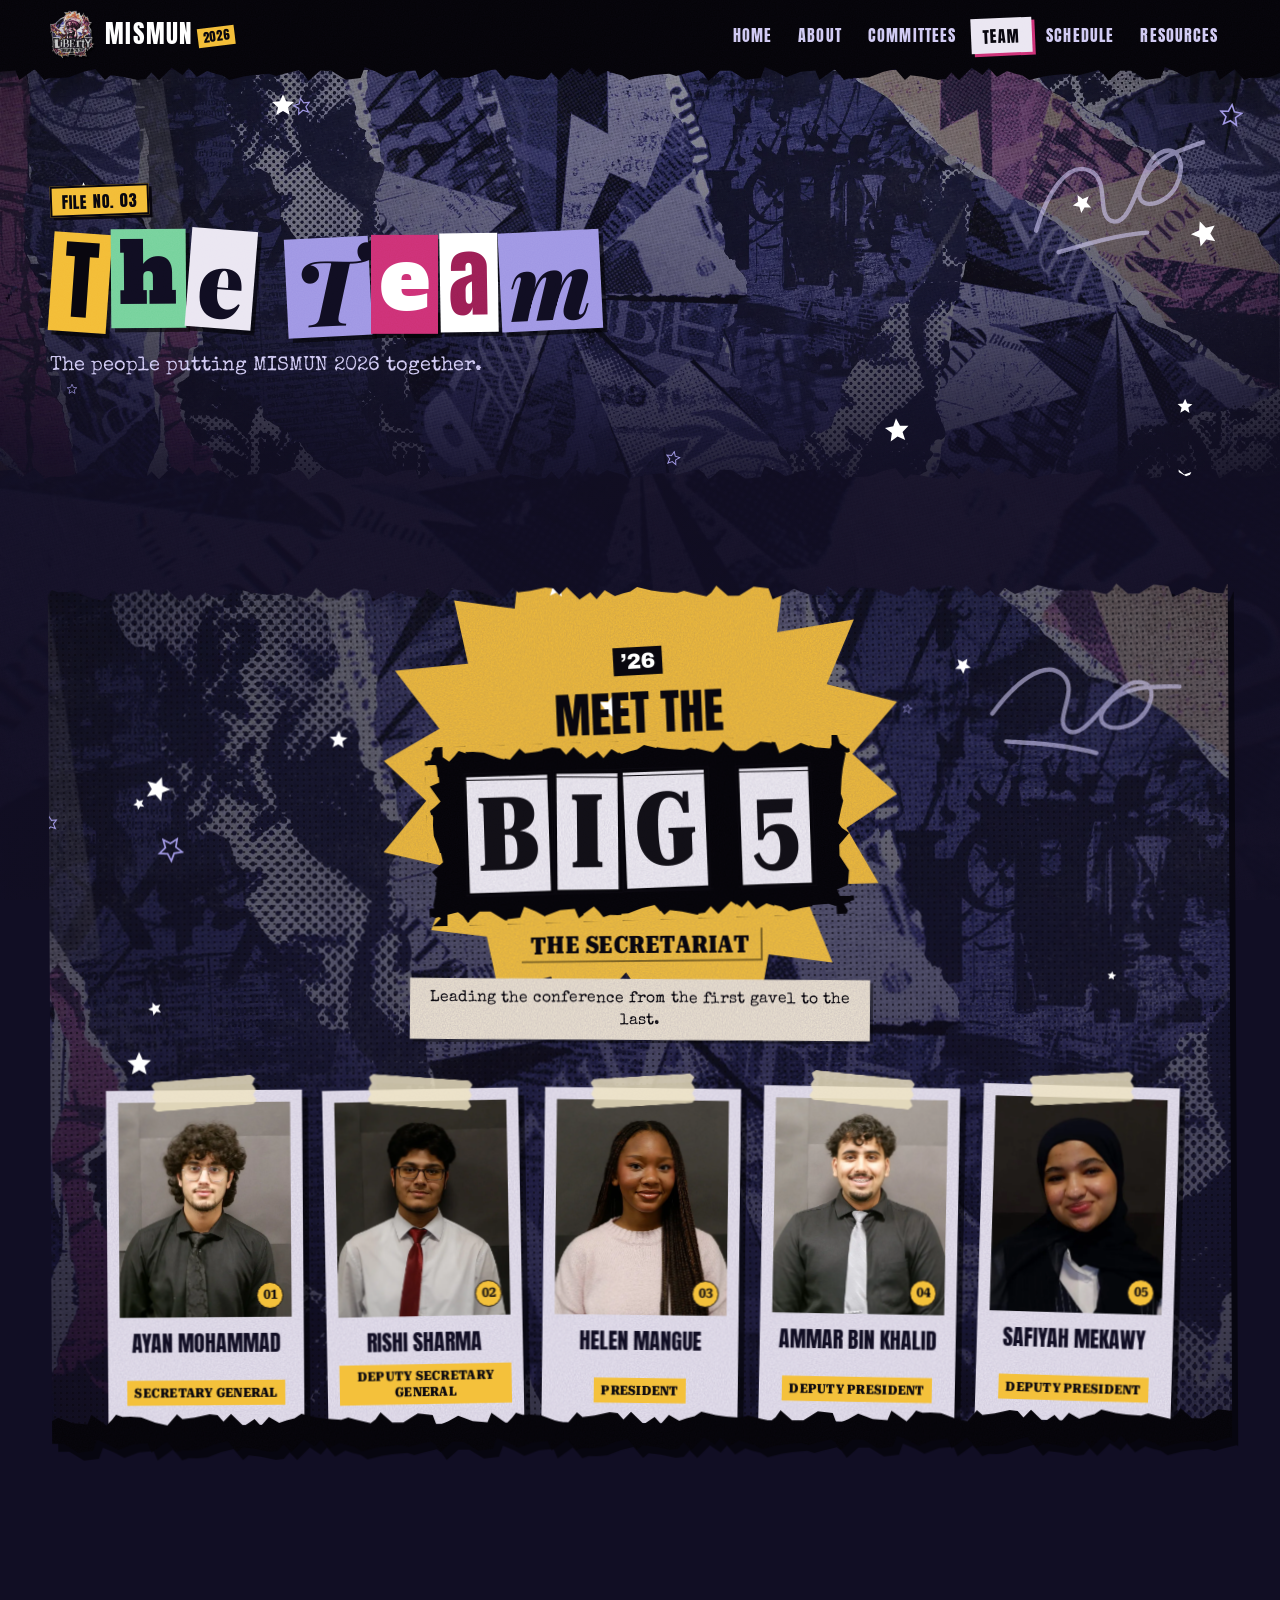
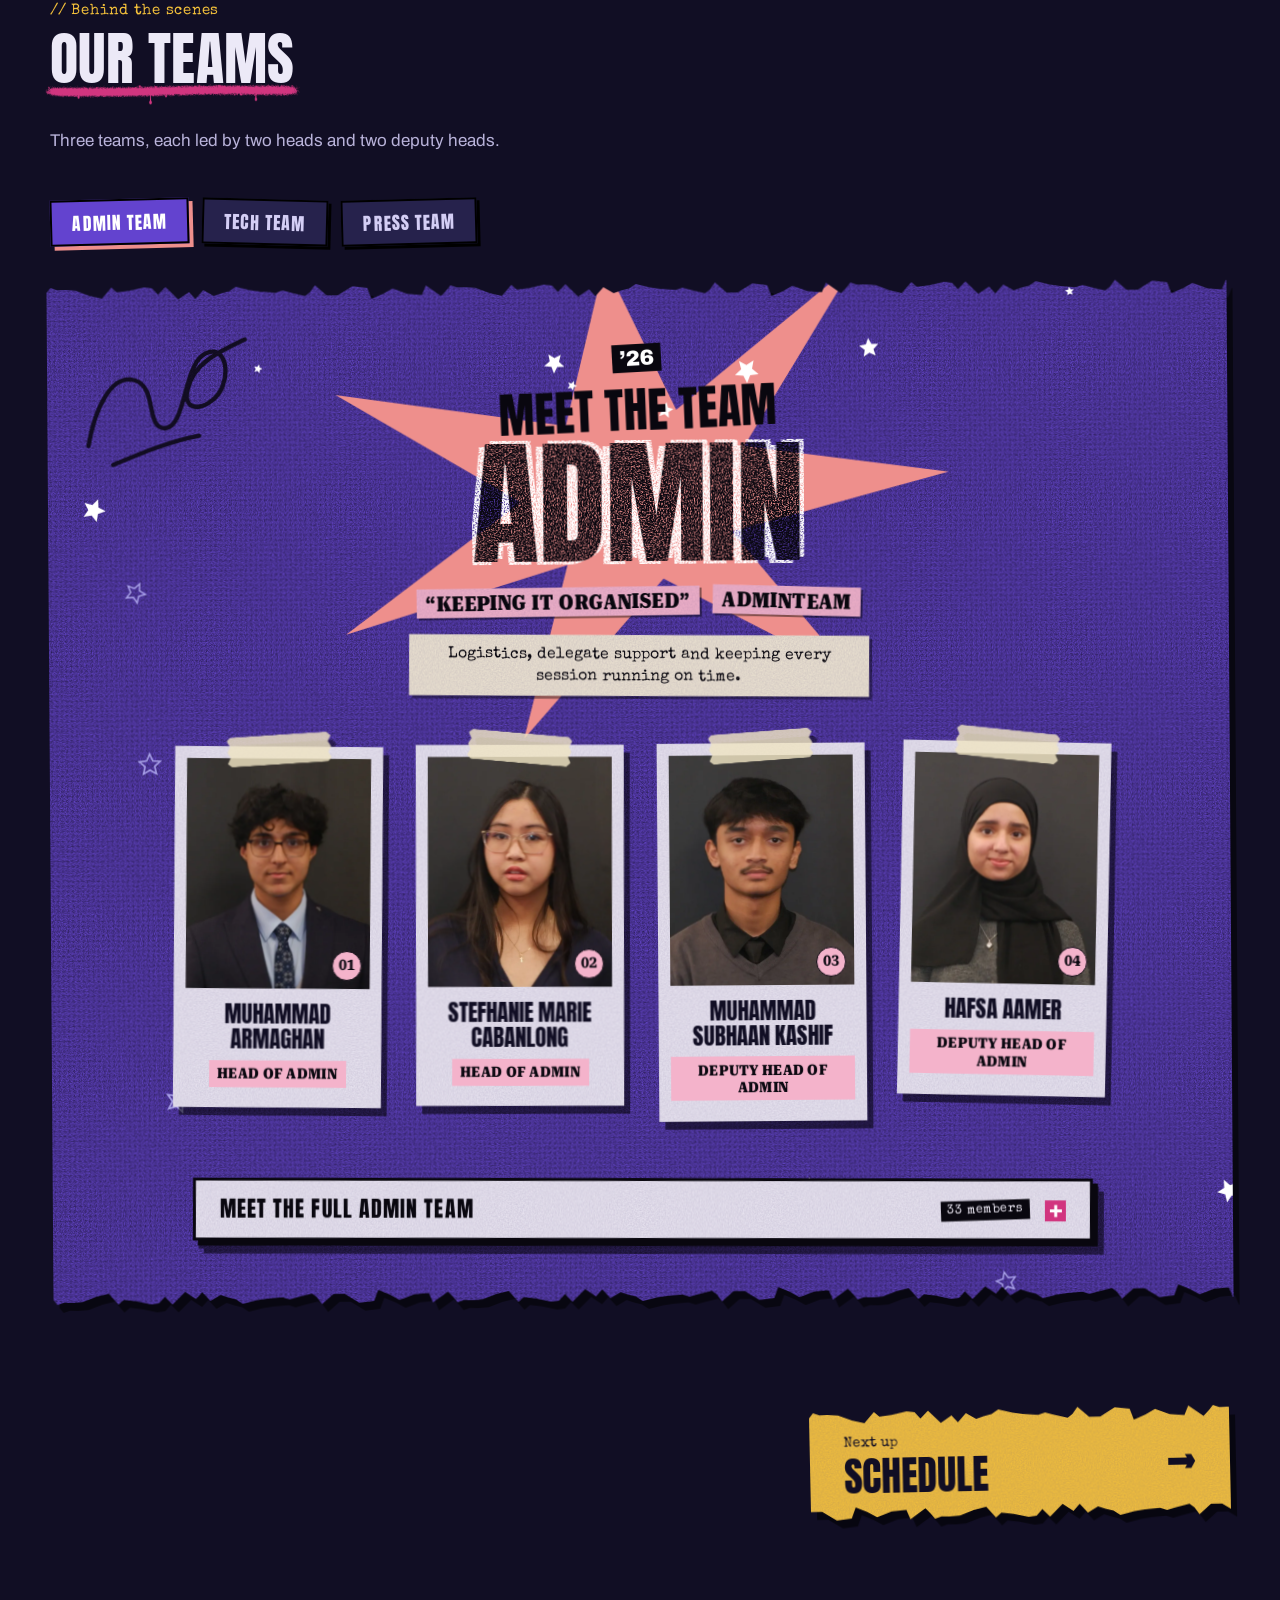
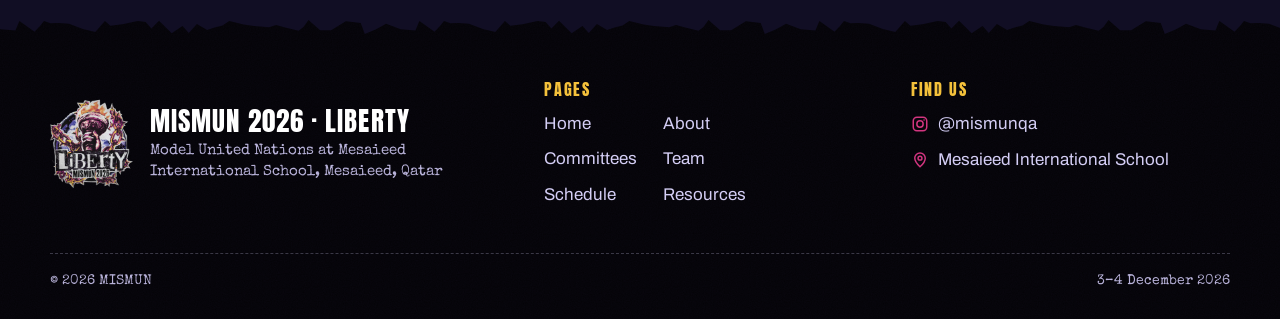
<file: team.html>
<!doctype html>
<html lang="en">
<head>
  <meta charset="utf-8">
  <meta name="viewport" content="width=device-width, initial-scale=1">
  <title>Team · MISMUN 2026</title>
  <meta name="description" content="Meet the MISMUN 2026 Secretariat and the Admin, Tech and Press teams.">
  <meta name="theme-color" content="#09070f">
  <link rel="icon" href="assets/img/favicon-64.png" type="image/png">
  <link rel="apple-touch-icon" href="assets/img/apple-touch-icon.png">
  <link rel="preconnect" href="https://fonts.googleapis.com">
  <link rel="preconnect" href="https://fonts.gstatic.com" crossorigin>
  <link rel="stylesheet" href="https://fonts.googleapis.com/css2?family=Alfa+Slab+One&family=Anton&family=Archivo:wdth,wght@62..125,400..900&family=Roboto+Serif:opsz,wdth,wght@8..144,50..100,600..900&family=Permanent+Marker&family=Playfair+Display:ital,wght@0,900;1,900&family=Special+Elite&family=UnifrakturMaguntia&display=swap">
  <script>(function (h) { if (matchMedia("(prefers-reduced-motion: no-preference)").matches) { h.classList.add("fx"); setTimeout(function () { h.classList.add("fx-go"); }, 2500); } })(document.documentElement);</script>
  <link rel="stylesheet" href="assets/css/style.css?v=20261121">
</head>
<body data-page="team">
  <a class="skip" href="#main">Skip to content</a>
  <header class="site-header torn-b" data-header></header>

  <main id="main">
    <section class="page-hero torn-b" data-stars="12" data-scribble="top:14%;right:5%;transform:rotate(-8deg)" style="--hero-pos:80% 40%">
      <div class="wrap">
        <span class="chip chip--gold">File No. 03</span>
        <h1 class="ransom" data-ransom>The Team</h1>
        <p class="lede">The people putting MISMUN 2026 together.</p>
      </div>
    </section>

    <section class="section">
      <div class="wrap">
        <!-- "Meet the Big 5" poster. Names and roles are set in assets/js/data.js -->
        <div class="shell" style="--r:-0.3deg">
          <div class="sec-poster torn-tb" data-stars="20" data-scribble="top:7%;right:4%;transform:rotate(12deg)">
            <div class="sec-poster__burst" aria-hidden="true"></div>
            <header class="sec-poster__head">
              <span class="team-poster__year" aria-hidden="true">’26</span>
              <span class="sec-poster__meet">Meet the</span>
              <h2 class="ink cards sec-poster__title" data-cards>Big 5</h2>
              <p class="team-poster__tags"><span class="tag tag--gold">The Secretariat</span></p>
              <p class="team-poster__blurb">Leading the conference from the first gavel to the last.</p>
            </header>
            <div class="people people--sec" data-secretariat></div>
            <div class="sec-poster__stage" aria-hidden="true"></div>
          </div>
        </div>
      </div>
    </section>

    <section class="section section--tight">
      <div class="wrap">
        <div class="section__head">
          <span class="label">// Behind the scenes</span>
          <h2 class="h2">Our teams</h2>
          <p>Three teams, each led by two heads and two deputy heads.</p>
        </div>
        <div data-teams></div>
      </div>
    </section>

    <section class="next" data-next></section>
  </main>

  <footer class="site-footer torn-t" data-footer></footer>
  <script src="assets/js/data.js?v=20261121"></script>
  <script src="assets/js/main.js?v=20261121"></script>
</body>
</html>
</file>
<file: assets/css/style.css>
/* ==========================================================================
   MISMUN 2026 — "Liberty"
   Punk-zine / newspaper-collage system: torn paper, halftone, tape,
   ransom-note lettering, starburst stickers.
   ========================================================================== */

:root {
  /* palette — pulled from the logo and collage artwork */
  --black: #09070f;
  --ink: #110e24;
  --ink-2: #1a1736;
  --ink-3: #26224c;
  --indigo: #363489;
  --violet: #5d58b8;
  --lavender: #a69ee6;
  --lilac: #d4cef5;
  --paper: #ece8f3;
  --newsprint: #efe6d3;
  --magenta: #d1357f;
  --magenta-d: #a3215b;
  --gold: #f4c13b;
  --flame: #f0892c;
  --peach: #e9b183;
  --text: #ece9f7;
  --muted: #b9b3da;
  /* "Meet the team" poster colours from @mismunqa */
  --admin: #6343cf;
  --salmon: #ee8f8c;
  --teal: #187a77;
  --butter: #f1e8a1;
  --pink: #c23d73;
  --mint: #7fd5a3;
  --tag-pink: #f4b3cb;
  --cream: #f2ead8;
  --poster-purple: #4b2c7f;

  --f-display: "Anton", Impact, "Arial Narrow", sans-serif;
  --f-type: "Special Elite", "Courier New", monospace;
  --f-body: "Archivo", system-ui, -apple-system, "Segoe UI", sans-serif;
  --f-serif: "Playfair Display", Georgia, serif;
  --f-slab: "Alfa Slab One", Rockwell, Georgia, serif;
  --f-marker: "Permanent Marker", "Anton", Impact, sans-serif;
  --f-cond: "Roboto Serif", "Playfair Display", Georgia, serif;
  --f-black: "UnifrakturMaguntia", "Old English Text MT", Georgia, serif;

  --wrap: 1180px;
  --gutter: clamp(16px, 4vw, 40px);

  --star: polygon(50% 0.6%, 57.1% 9.8%, 66.5% 4.6%, 69.7% 15.9%, 81.6% 12.3%, 78.4% 26.1%, 92.8% 25.3%, 86.5% 36.7%, 99.1% 41.3%, 89.8% 50%, 97.2% 58.3%, 87.2% 63.5%, 92% 74.3%, 77.7% 73.2%, 81.9% 88%, 70.3% 85.2%, 67% 96.6%, 56.8% 88.8%, 50% 97.3%, 43.7% 85.6%, 33.8% 94.5%, 29.8% 84.9%, 19.8% 86%, 18.8% 76.2%, 8.7% 73.9%, 14.2% 63%, 1.5% 58.6%, 10.4% 50%, 3.4% 41.8%, 14.3% 37%, 7.3% 25.4%, 20.9% 25.6%, 19.6% 13.7%, 30.6% 16.4%, 33.3% 4%, 43.2% 11.5%);
  --tape-shape: polygon(0 12%, 4% 0, 96% 0, 100% 14%, 97% 32%, 100% 50%, 97% 68%, 100% 86%, 96% 100%, 4% 100%, 0 88%, 3% 68%, 0 50%, 3% 32%);

  /* grain + distress textures */
  --grain: url("data:image/svg+xml,%3Csvg xmlns='http://www.w3.org/2000/svg' width='180' height='180'%3E%3Cfilter id='n'%3E%3CfeTurbulence type='fractalNoise' baseFrequency='.85' numOctaves='3' stitchTiles='stitch'/%3E%3CfeColorMatrix values='0 0 0 0 0 0 0 0 0 0 0 0 0 0 0 0 0 0 .6 0'/%3E%3C/filter%3E%3Crect width='100%25' height='100%25' filter='url(%23n)'/%3E%3C/svg%3E");
  --grain-paper: url("data:image/svg+xml,%3Csvg xmlns='http://www.w3.org/2000/svg' width='220' height='220'%3E%3Cfilter id='n'%3E%3CfeTurbulence type='fractalNoise' baseFrequency='.65' numOctaves='4' stitchTiles='stitch'/%3E%3CfeColorMatrix values='0 0 0 0 .1 0 0 0 0 .07 0 0 0 0 .2 0 0 0 .22 0'/%3E%3C/filter%3E%3Crect width='100%25' height='100%25' filter='url(%23n)'/%3E%3C/svg%3E");
  --distress: url("data:image/svg+xml,%3Csvg xmlns='http://www.w3.org/2000/svg' width='260' height='260'%3E%3Cfilter id='d'%3E%3CfeTurbulence type='fractalNoise' baseFrequency='.55' numOctaves='3' seed='4' stitchTiles='stitch'/%3E%3CfeColorMatrix values='0 0 0 0 0 0 0 0 0 0 0 0 0 0 0 0 0 0 -3.4 2.55'/%3E%3C/filter%3E%3Crect width='100%25' height='100%25' filter='url(%23d)'/%3E%3C/svg%3E");
  --halftone: radial-gradient(circle, rgba(9, 7, 15, .55) 1.05px, transparent 1.6px) 0 0 / 6px 6px;
}

/* ---------- base ---------- */
*, *::before, *::after { box-sizing: border-box; }
html { -webkit-text-size-adjust: 100%; scroll-behavior: smooth; }
body {
  margin: 0;
  min-height: 100vh;
  display: flex;
  flex-direction: column;
  background: var(--ink);
  color: var(--text);
  font: 400 1.0625rem/1.65 var(--f-body);
  overflow-x: hidden;
}
/* fixed collage wash behind everything */
body::before {
  content: "";
  position: fixed;
  inset: 0;
  z-index: -2;
  background:
    linear-gradient(180deg, rgba(17, 14, 36, .9), rgba(17, 14, 36, .96)),
    url("../img/collage-square.webp") center / cover;
}
/* photocopy grain over the whole page */
body::after {
  content: "";
  position: fixed;
  inset: 0;
  z-index: 200;
  pointer-events: none;
  background: var(--grain);
  opacity: .14;
  mix-blend-mode: overlay;
}
main { flex: 1; }
[hidden] { display: none !important; }
img { max-width: 100%; height: auto; display: block; }
a { color: inherit; }
p { margin: 0 0 1em; }
h1, h2, h3 { margin: 0; font-weight: 400; }
.wrap { width: min(100% - 2 * var(--gutter), var(--wrap)); margin-inline: auto; }
.sr-only {
  position: absolute !important; width: 1px; height: 1px; padding: 0; margin: -1px;
  overflow: hidden; clip: rect(0 0 0 0); white-space: nowrap; border: 0;
}
:focus-visible { outline: 3px solid var(--gold); outline-offset: 3px; }
.skip {
  position: fixed; left: 12px; top: -60px; z-index: 300;
  background: var(--gold); color: var(--black); padding: .6em 1em;
  font: 400 1rem/1 var(--f-display); text-transform: uppercase; text-decoration: none;
}
.skip:focus { top: 12px; }
::selection { background: var(--magenta); color: #fff; }

/* ---------- torn edges (mask tiles) ---------- */
.torn-b {
  -webkit-mask: linear-gradient(#000 0 0) top / 100% calc(100% - 17px) no-repeat, url("../img/torn-bottom.svg") bottom / 400px 18px repeat-x;
          mask: linear-gradient(#000 0 0) top / 100% calc(100% - 17px) no-repeat, url("../img/torn-bottom.svg") bottom / 400px 18px repeat-x;
}
.torn-t {
  -webkit-mask: url("../img/torn-top.svg") top / 400px 18px repeat-x, linear-gradient(#000 0 0) bottom / 100% calc(100% - 17px) no-repeat;
          mask: url("../img/torn-top.svg") top / 400px 18px repeat-x, linear-gradient(#000 0 0) bottom / 100% calc(100% - 17px) no-repeat;
}
.torn-tb {
  -webkit-mask:
    url("../img/torn-top.svg") var(--tx, 0) 0 / 400px 18px repeat-x,
    linear-gradient(#000 0 0) center / 100% calc(100% - 34px) no-repeat,
    url("../img/torn-bottom.svg") var(--bx, 120px) 100% / 400px 18px repeat-x;
          mask:
    url("../img/torn-top.svg") var(--tx, 0) 0 / 400px 18px repeat-x,
    linear-gradient(#000 0 0) center / 100% calc(100% - 34px) no-repeat,
    url("../img/torn-bottom.svg") var(--bx, 120px) 100% / 400px 18px repeat-x;
}

/* ---------- paper scraps ---------- */
.shell {
  position: relative;
  transform: rotate(var(--r, 0deg));
  filter: drop-shadow(6px 8px 0 rgba(0, 0, 0, .55));
}
.shell.taped::before {
  content: "";
  position: absolute;
  z-index: 3;
  top: -12px;
  left: 50%;
  width: 104px;
  height: 30px;
  margin-left: -52px;
  background: rgba(240, 229, 196, .82);
  clip-path: var(--tape-shape);
  transform: rotate(var(--tr, -5deg));
}
.scrap {
  position: relative;
  background: var(--grain-paper), var(--paper);
  color: var(--ink);
  padding: clamp(26px, 3.2vw, 38px) clamp(20px, 3vw, 34px);
}
.scrap--news { background: var(--grain-paper), var(--newsprint); }
.scrap--lav { background: var(--grain-paper), var(--lavender); }
.scrap--gold { background: var(--grain-paper), var(--gold); }
.scrap--magenta { background: var(--grain-paper), var(--magenta); color: #fff; }
.scrap--ink { background: var(--grain), var(--ink-2); color: var(--text); }
.scrap--black { background: var(--grain), var(--black); color: #fff; }
.scrap--violet { background: var(--grain-paper), var(--admin); color: #fff; }
.scrap--teal { background: var(--grain-paper), var(--teal); color: #fff; }
.scrap--pink { background: var(--grain-paper), var(--pink); color: #fff; }
.scrap--butter { background: var(--grain-paper), var(--butter); }
.scrap--cream {
  background:
    var(--grain-paper),
    radial-gradient(ellipse at 84% 12%, rgba(150, 105, 40, .13), transparent 38%),
    radial-gradient(ellipse at 12% 88%, rgba(150, 105, 40, .1), transparent 42%),
    var(--cream);
}
.scrap p:last-child { margin-bottom: 0; }

.halftone { position: relative; }
.halftone::after {
  content: "";
  position: absolute;
  inset: 0;
  background: var(--halftone);
  mix-blend-mode: multiply;
  opacity: .5;
  pointer-events: none;
}

/* ---------- type pieces ---------- */
.label {
  display: block;
  width: fit-content;
  margin: 0 0 .7rem;
  font: 400 .95rem/1.2 var(--f-type);
  letter-spacing: .05em;
  color: var(--gold);
}
.label--dark { color: var(--magenta-d); }
.h2 {
  font: 400 clamp(2.2rem, 5.2vw, 3.6rem)/.98 var(--f-display);
  text-transform: uppercase;
  letter-spacing: .005em;
  margin: 0 0 1.1rem;
}
.h3 {
  font: 400 clamp(1.5rem, 3vw, 2rem)/1 var(--f-display);
  text-transform: uppercase;
  margin: 0 0 .7rem;
}
.lede {
  font: 400 clamp(1.05rem, 2vw, 1.25rem)/1.5 var(--f-type);
  color: var(--lilac);
  max-width: 46ch;
  margin: 0;
}
.type { font-family: var(--f-type); }

/* black torn strip behind white lettering, like the "Save the date" poster */
.strip {
  display: inline-block;
  background: var(--black);
  color: #fff;
  padding: .12em .26em .1em;
  -webkit-mask:
    url("../img/torn-top.svg") 0 0 / 300px 10px repeat-x,
    linear-gradient(#000 0 0) center / 100% calc(100% - 18px) no-repeat,
    url("../img/torn-bottom.svg") 90px 100% / 300px 10px repeat-x;
          mask:
    url("../img/torn-top.svg") 0 0 / 300px 10px repeat-x,
    linear-gradient(#000 0 0) center / 100% calc(100% - 18px) no-repeat,
    url("../img/torn-bottom.svg") 90px 100% / 300px 10px repeat-x;
}
.distress {
  display: inline-block;
  -webkit-mask: var(--distress) 0 0 / 260px 260px;
          mask: var(--distress) 0 0 / 260px 260px;
}

/* cut-out label chip ("MISMUN is BACK") */
.chip {
  display: inline-block;
  background: #fff;
  color: var(--black);
  border: 2px solid var(--black);
  box-shadow: 3px 3px 0 var(--black);
  padding: .38em .6em .32em;
  font: 400 1rem/1 var(--f-display);
  letter-spacing: .05em;
  text-transform: uppercase;
  transform: rotate(var(--r, -2deg));
}
.chip small { font-family: var(--f-type); font-size: .8em; text-transform: lowercase; letter-spacing: 0; }
.chip--gold { background: var(--gold); }
.chip--magenta { background: var(--magenta); color: #fff; }
.chip--ink { background: var(--black); color: var(--paper); border-color: var(--paper); box-shadow: 3px 3px 0 var(--magenta); }

/* ransom-note lettering (built by main.js from [data-ransom]) */
.ransom { font-size: clamp(2.3rem, 9vw, 5.8rem); line-height: 1.12; }
.ransom__vis { display: flex; flex-wrap: wrap; gap: .14em .32em; }
.ransom .w { display: inline-flex; white-space: nowrap; }
.ransom .l {
  display: inline-block;
  margin: 0 .012em;
  padding: .05em .1em .02em;
  line-height: 1;
  box-shadow: .045em .05em 0 rgba(0, 0, 0, .6);
}
.l.v1 { background: var(--paper); color: var(--ink); font-family: var(--f-serif); font-weight: 900; }
.l.v2 { background: var(--black); color: var(--paper); font-family: var(--f-display); font-size: .94em; padding-inline: .14em; }
.l.v3 { background: var(--magenta); color: #fff; font-family: var(--f-slab); font-size: .9em; }
.l.v4 { background: var(--gold); color: var(--black); font-family: var(--f-display); font-size: .94em; padding-inline: .14em; }
.l.v5 { background: var(--lavender); color: var(--ink); font-family: var(--f-serif); font-style: italic; font-weight: 900; }
.l.v6 { background: var(--newsprint); color: var(--ink); font-family: var(--f-type); font-size: 1.02em; }
.l.v7 { background: var(--mint); color: var(--ink); font-family: var(--f-slab); font-size: .9em; }
.l.v8 { background: #fff; color: var(--magenta-d); font-family: var(--f-marker); font-size: .92em; }
.ransom--sm { font-size: clamp(1.7rem, 4vw, 2.4rem); }

/* starburst sticker */
.star-wrap { filter: drop-shadow(4px 5px 0 rgba(0, 0, 0, .55)); display: inline-block; }
.star {
  width: var(--size, 150px);
  aspect-ratio: 1;
  clip-path: var(--star);
  background: var(--grain-paper), var(--gold);
  color: var(--black);
  display: grid;
  place-content: center;
  text-align: center;
  font: 400 calc(var(--size, 150px) * .2)/.95 var(--f-display);
  text-transform: uppercase;
  transform: rotate(var(--r, -8deg));
}
.star small { display: block; font: 400 .5em/1.2 var(--f-type); text-transform: none; }
.star--paper { background: var(--grain-paper), var(--paper); }
.star--magenta { background: var(--grain-paper), var(--magenta); color: #fff; }

/* ---------- buttons ---------- */
.btn {
  display: inline-flex;
  align-items: center;
  gap: .55em;
  padding: .85em 1.3em .8em;
  border: 3px solid var(--black);
  background: var(--magenta);
  color: #fff;
  box-shadow: 5px 5px 0 var(--black);
  font: 400 1.12rem/1 var(--f-display);
  letter-spacing: .06em;
  text-transform: uppercase;
  text-decoration: none;
  cursor: pointer;
  transition: transform .15s ease, box-shadow .15s ease, background-color .15s;
}
.btn:hover { transform: translate(-2px, -2px); box-shadow: 7px 7px 0 var(--black); }
.btn:active { transform: translate(3px, 3px); box-shadow: 2px 2px 0 var(--black); }
.btn--paper { background: var(--paper); color: var(--black); }
.btn--gold { background: var(--gold); color: var(--black); }
.btn--ghost { background: transparent; color: var(--paper); border-color: var(--paper); box-shadow: 5px 5px 0 var(--magenta); }
.btn[aria-disabled="true"] {
  background: #403b62;
  color: #c5bfe6;
  cursor: not-allowed;
  box-shadow: 5px 5px 0 var(--black);
  transform: none;
}
.btn svg { width: 1.1em; height: 1.1em; flex: none; }

/* ---------- header ---------- */
.site-header {
  position: sticky;
  top: 0;
  z-index: 50;
  min-height: 84px;
  padding-bottom: 14px;
  background: var(--grain), var(--black);
}
.site-header__inner {
  display: flex;
  align-items: center;
  justify-content: space-between;
  gap: 1rem;
  min-height: 70px;
}
.brand { display: inline-flex; align-items: center; gap: .65rem; text-decoration: none; }
.brand img { height: 50px; width: auto; filter: drop-shadow(2px 2px 0 rgba(0, 0, 0, .6)); }
.brand__name { font: 400 1.55rem/1 var(--f-display); letter-spacing: .05em; color: #fff; }
.brand__year {
  display: inline-block;
  margin-left: .35rem;
  padding: .28em .42em .22em;
  background: var(--gold);
  color: var(--black);
  font: 400 .78rem/1 var(--f-display);
  letter-spacing: .06em;
  transform: rotate(-7deg) translateY(-2px);
}
.nav ul { display: flex; align-items: center; gap: .2rem; margin: 0; padding: 0; list-style: none; }
.nav a {
  display: block;
  padding: .62em .72em .56em;
  color: var(--lilac);
  font: 400 1rem/1 var(--f-display);
  letter-spacing: .07em;
  text-transform: uppercase;
  text-decoration: none;
  transition: color .15s, background-color .15s, transform .15s;
}
.nav a:hover { color: #fff; background: var(--ink-3); transform: rotate(-1.5deg); }
.nav a[aria-current="page"] {
  background: var(--paper);
  color: var(--black);
  box-shadow: 3px 3px 0 var(--magenta);
  transform: rotate(-2.5deg);
}

.menu-btn {
  display: none;
  align-items: center;
  gap: .55rem;
  padding: .6em .85em .55em;
  border: 2px solid #000;
  background: var(--paper);
  color: var(--black);
  box-shadow: 3px 3px 0 var(--magenta);
  font: 400 1rem/1 var(--f-display);
  letter-spacing: .08em;
  text-transform: uppercase;
  cursor: pointer;
  transform: rotate(2deg);
}
.menu-btn__bars { display: grid; gap: 4px; }
.menu-btn__bars span { display: block; width: 20px; height: 3px; background: var(--black); }
.menu-btn__bars span:nth-child(2) { width: 14px; }

@media (max-width: 1080px) {
  .nav { display: none; }
  .menu-btn { display: inline-flex; }
}

/* mobile menu overlay */
.menu {
  position: fixed;
  inset: 0;
  z-index: 120;
  display: flex;
  flex-direction: column;
  padding: 14px var(--gutter) 40px;
  overflow-y: auto;
  background:
    linear-gradient(180deg, rgba(9, 7, 15, .8), rgba(9, 7, 15, .93)),
    url("../img/collage-square.webp") center / cover;
  opacity: 0;
  visibility: hidden;
  transition: opacity .25s ease, visibility 0s linear .25s;
}
.menu.is-open { opacity: 1; visibility: visible; transition: opacity .25s ease; }
.menu__top { display: flex; align-items: center; justify-content: space-between; min-height: 70px; }
.menu__list {
  display: flex;
  flex-direction: column;
  align-items: flex-start;
  gap: .75rem;
  margin: auto 0;
  padding: 28px 0;
  list-style: none;
}
.menu__list a {
  display: inline-block;
  padding: .12em .3em .08em;
  background: var(--paper);
  color: var(--black);
  box-shadow: 5px 5px 0 #000;
  font: 400 clamp(2.2rem, 10vw, 3.4rem)/1 var(--f-display);
  text-transform: uppercase;
  text-decoration: none;
  transform: rotate(var(--r, -2deg));
}
.menu__list li:nth-child(3n+2) a { background: var(--lavender); }
.menu__list li:nth-child(3n) a { background: var(--newsprint); }
.menu__list a[aria-current="page"] { background: var(--gold); }
.menu__foot { font-family: var(--f-type); color: var(--lilac); }
.menu__foot a { color: var(--gold); }
body.menu-open { overflow: hidden; }

/* ---------- page hero (inner pages) ---------- */
.page-hero {
  position: relative;
  margin-top: -14px;
  padding: clamp(64px, 9vw, 120px) 0 clamp(70px, 8vw, 110px);
  background:
    linear-gradient(180deg, rgba(17, 14, 36, .35) 0%, rgba(17, 14, 36, .55) 55%, rgba(17, 14, 36, .9) 100%),
    url("../img/collage-wide.webp") var(--hero-pos, center) / cover;
}
.page-hero .chip { margin-bottom: 1.1rem; }
.page-hero .ransom { margin: 0 0 1.1rem; }
.page-hero__star { position: absolute; right: max(var(--gutter), calc(50% - 560px)); bottom: 46px; }
@media (max-width: 720px) {
  .page-hero { background-image: linear-gradient(180deg, rgba(17, 14, 36, .45), rgba(17, 14, 36, .92)), url("../img/collage-wide-sm.webp"); }
  .page-hero__star { display: none; }
}

/* ---------- sections ---------- */
.section { padding: clamp(56px, 8vw, 100px) 0; }
.section--tight { padding-top: clamp(28px, 4vw, 48px); }
.section__head { margin-bottom: clamp(28px, 4vw, 44px); max-width: 720px; }
.section__head p { color: var(--muted); margin: 0; }
.split {
  display: grid;
  grid-template-columns: repeat(auto-fit, minmax(min(100%, 400px), 1fr));
  gap: clamp(32px, 5vw, 64px);
  align-items: center;
}

/* ---------- HOME ---------- */
.hero {
  position: relative;
  margin-top: -14px;
  padding: clamp(40px, 6vw, 80px) 0 clamp(110px, 12vw, 160px);
  overflow: hidden;
  background:
    radial-gradient(ellipse at 28% 50%, rgba(17, 14, 36, .15), rgba(17, 14, 36, .8) 72%),
    linear-gradient(180deg, transparent 60%, rgba(17, 14, 36, .85)),
    url("../img/collage-wide.webp") center / cover;
}
.hero__grid {
  display: grid;
  grid-template-columns: minmax(0, 1.05fr) minmax(0, 1fr);
  gap: clamp(24px, 4vw, 60px);
  align-items: center;
}
.hero__logo { position: relative; }
.hero__logo img {
  width: 100%;
  max-width: 560px;
  margin-inline: auto;
  filter: drop-shadow(0 20px 34px rgba(0, 0, 0, .6));
  animation: float 8s ease-in-out infinite;
}
.hero__star { position: absolute; right: 0; bottom: 4%; }
.hero__title { margin: .5em 0 .55em -.15em; transform: rotate(-1.2deg); }
.hero__meta {
  display: flex;
  flex-wrap: wrap;
  gap: .4rem 1.2rem;
  margin: 0 0 1.8rem;
  padding: 0;
  list-style: none;
  font: 400 1.08rem/1.4 var(--f-type);
  color: var(--lilac);
}
.hero__meta li::before { content: "✦ "; color: var(--gold); }
.hero__actions { display: flex; flex-wrap: wrap; gap: 1.1rem; }
@keyframes float {
  0%, 100% { transform: translateY(0) rotate(-1.5deg); }
  50% { transform: translateY(-12px) rotate(1deg); }
}
@media (max-width: 860px) {
  .hero { background-image: radial-gradient(ellipse at 50% 30%, rgba(17, 14, 36, .2), rgba(17, 14, 36, .85) 75%), linear-gradient(180deg, transparent 60%, rgba(17, 14, 36, .85)), url("../img/collage-wide-sm.webp"); }
  .hero__grid { grid-template-columns: 1fr; }
  .hero__logo img { max-width: 320px; }
  .hero__star { right: 0; bottom: -2%; }
  .hero__star .star, .hero__star .star4 { --size: 104px !important; }
}

/* countdown strip */
.countdown { position: relative; z-index: 5; margin-top: clamp(-110px, -9vw, -70px); }
.countdown .scrap {
  display: flex;
  flex-wrap: wrap;
  align-items: center;
  justify-content: space-between;
  gap: 1rem 2rem;
}
.countdown__title { margin: 0; font: 400 clamp(1.6rem, 3.4vw, 2.4rem)/1 var(--f-display); text-transform: uppercase; }
.countdown__units { display: flex; gap: clamp(10px, 2.4vw, 26px); margin: 0; }
.countdown__unit { text-align: center; min-width: 3.6ch; }
/* white paper number chips, like the "03 12 2026 to 04 12 2026" reel */
.countdown__unit span {
  display: block;
  padding: .12em .2em .04em;
  background: var(--grain-paper), #f7f5f9;
  color: var(--black);
  font: 800 clamp(2.3rem, 5.8vw, 4rem)/1 var(--f-cond);
  font-stretch: 70%;
  font-variation-settings: "wdth" 70;
  font-variant-numeric: lining-nums tabular-nums;
  box-shadow: 3px 3px 0 var(--magenta);
}
.countdown__unit:nth-child(even) span { transform: rotate(2deg); }
.countdown__unit:nth-child(odd) span { transform: rotate(-1.5deg); }
.countdown__unit small { display: block; margin-top: .45rem; font: 400 .85rem/1 var(--f-type); text-transform: uppercase; letter-spacing: .08em; }

/* page tiles */
.tiles {
  display: grid;
  grid-template-columns: repeat(auto-fill, minmax(min(100%, 320px), 1fr));
  gap: clamp(24px, 3.4vw, 40px);
}
.tile { display: block; text-decoration: none; transition: transform .2s ease; }
.tile:hover, .tile:focus-visible { transform: rotate(0deg) translateY(-5px); }
.tile .scrap { display: flex; flex-direction: column; min-height: 200px; }
.tile__num { align-self: flex-start; }
.tile__title { margin: .55rem 0 .45rem; font: 400 clamp(2rem, 3.6vw, 2.5rem)/1 var(--f-display); text-transform: uppercase; }
.tile__desc { margin: 0 0 auto; font-size: 1rem; line-height: 1.5; }
.tile__go { margin-top: 1.1rem; font: 400 1rem/1 var(--f-display); letter-spacing: .08em; text-transform: uppercase; }
.tile__go::after { content: "→"; display: inline-block; margin-left: .4em; transition: transform .2s; }
.tile:hover .tile__go::after { transform: translateX(6px); }

/* instagram band */
.ig-band {
  position: relative;
  padding: clamp(64px, 9vw, 110px) 0;
  background:
    linear-gradient(90deg, rgba(9, 7, 15, .92) 0%, rgba(9, 7, 15, .7) 60%, rgba(9, 7, 15, .4)),
    url("../img/collage-wide.webp") 70% 40% / cover;
}
.ig-band__inner { display: flex; flex-wrap: wrap; align-items: center; justify-content: space-between; gap: 2rem; }
.ig-band__handle { display: block; margin: 1rem 0 .8rem; text-decoration: none; }
.ig-band p { color: var(--lilac); max-width: 44ch; margin: 0; }

/* ---------- ABOUT ---------- */
.photo {
  background: #f5f2f8;
  padding: 12px 12px 46px;
}
.photo img { width: 100%; aspect-ratio: 16 / 10; object-fit: cover; filter: saturate(.85) contrast(1.05); }
.photo figcaption {
  position: absolute;
  left: 14px;
  right: 14px;
  bottom: 12px;
  font: 400 .95rem/1.3 var(--f-type);
  color: var(--ink);
}
.photo { position: relative; margin: 0; }
.photo--square img { aspect-ratio: 1; }
.logo-panel { position: relative; padding: clamp(18px, 3vw, 30px); }
.logo-panel img { width: 100%; max-width: 440px; margin-inline: auto; }
.facts {
  display: grid;
  grid-template-columns: repeat(auto-fit, minmax(min(100%, 230px), 1fr));
  gap: 0;
  margin: 0;
  padding: 0;
  list-style: none;
  border-top: 2px solid var(--ink);
}
.facts li { padding: .85rem 0; border-bottom: 2px solid var(--ink); }
.facts dt, .facts .k { display: block; font: 400 .85rem/1.2 var(--f-type); color: var(--magenta-d); text-transform: uppercase; letter-spacing: .06em; }
.facts .v { display: block; font: 400 1.35rem/1.15 var(--f-display); text-transform: uppercase; }
.facts a { text-decoration-color: var(--magenta); text-underline-offset: 3px; }
.theme-quote { text-align: center; }
.theme-quote .label { margin-inline: auto; }
.theme-quote .h2 { font-size: clamp(2.8rem, 8vw, 5.6rem); line-height: .95; }
.theme-quote .lede { margin: 1.4rem auto 0; }

/* ---------- TEAM ---------- */
.people { display: flex; flex-wrap: wrap; justify-content: center; gap: clamp(22px, 3vw, 34px); }
.person { width: 208px; transition: transform .2s ease; }
.person:hover { transform: rotate(0) translateY(-4px); }
.person .scrap { padding: 12px 12px 20px; text-align: center; }
.person__photo {
  position: relative;
  aspect-ratio: 4 / 5;
  overflow: hidden;
  background: var(--ink-3);
}
.person__photo img { width: 100%; height: 100%; object-fit: cover; }
/* purple wash + halftone only on the "Photo soon" placeholders; real photos keep their colour */
.person__photo--empty::before {
  content: "";
  position: absolute;
  inset: 0;
  z-index: 1;
  background: var(--violet);
  mix-blend-mode: multiply;
  opacity: .55;
  pointer-events: none;
}
.person__photo--empty::after {
  content: "";
  position: absolute;
  inset: 0;
  z-index: 2;
  background: var(--halftone);
  opacity: .45;
  pointer-events: none;
}
.person__photo--empty {
  background: url("../img/collage-square.webp") var(--bp, 30% 40%) / 340% auto;
}
.person__photo--empty img { display: none; }
.person__silhouette { position: absolute; z-index: 3; inset: auto 0 0 0; width: 78%; margin: 0 auto; color: var(--black); opacity: .9; }
.person__tag {
  position: absolute;
  z-index: 4;
  top: 10px;
  left: 10px;
  padding: .3em .45em .2em;
  background: var(--paper);
  color: var(--black);
  font: 400 .72rem/1 var(--f-type);
  letter-spacing: .05em;
  text-transform: uppercase;
  transform: rotate(-4deg);
}
.person__name { margin: .9rem 0 .5rem; font: 400 1.45rem/1.05 var(--f-display); text-transform: uppercase; }
.person__role {
  display: inline-block;
  padding: .38em .6em .3em;
  background: var(--black);
  color: var(--paper);
  font: 400 .84rem/1.25 var(--f-type);
}
.person--sec .person__role { background: var(--magenta); color: #fff; }
@media (max-width: 560px) {
  .people { gap: 22px 16px; }
  .person { width: calc(50% - 8px); }
  .person__name { font-size: 1.2rem; }
  .person__role { font-size: .76rem; }
}

/* Secretariat: five identical cards, sized so all five sit in one row on desktop
   (5 x 196px + 4 gaps fits the poster); they wrap evenly (3 + 2, then 2 + 2 + 1) on smaller screens */
.people--sec { align-items: stretch; container-type: inline-size; }
.person--sec { width: 196px; min-height: 335px; } /* min-height keeps wrapped rows the same height too */
.person--sec > .scrap { display: flex; flex-direction: column; height: 100%; }
.person--sec .person__name { margin-bottom: auto; font-size: 1.4rem; }
.person--sec .person__role { align-self: center; margin-top: .6rem; font-size: .8rem; }
.person--sec .person__tag { font-size: .66rem; white-space: nowrap; }
@media (max-width: 560px) {
  /* two per row: photo is 4:5 of the card width, plus room for a 2-line name and 3-line role */
  .person--sec { width: calc((100% - 16px) / 2); min-height: calc(1.25 * ((100cqw - 16px) / 2 - 24px) + 134px); }
  .person--sec .person__name { font-size: 1.2rem; }
  .person--sec .person__role { font-size: .72rem; }
}

/* tabs (team + schedule) */
.tabs { display: flex; flex-wrap: wrap; gap: .8rem; margin: 0 0 2.2rem; }
.tab {
  padding: .72em 1.15em .66em;
  border: 2px solid #000;
  background: var(--ink-3);
  color: var(--lilac);
  box-shadow: 3px 3px 0 #000;
  font: 400 1.1rem/1 var(--f-display);
  letter-spacing: .06em;
  text-transform: uppercase;
  cursor: pointer;
  transform: rotate(var(--r, 0deg));
  transition: background-color .15s, color .15s, transform .15s;
}
.tab:hover { color: #fff; transform: rotate(0deg) translateY(-2px); }
.tab[aria-selected="true"] { background: var(--paper); color: var(--black); box-shadow: 4px 4px 0 var(--magenta); }
.tab-panel[hidden] { display: none; }
.team-head { display: flex; flex-wrap: wrap; align-items: baseline; gap: .6rem 1.2rem; margin-bottom: 1.8rem; }
.team-head .h3 { margin: 0; }
.team-head p { margin: 0; font-family: var(--f-type); color: var(--lilac); }

/* full-team drop-down under the head cards */
.roster { max-width: 900px; margin: clamp(34px, 5vw, 56px) auto 0; }
.roster + .roster { margin-top: 26px; }
.roster__toggle {
  display: flex;
  align-items: center;
  gap: .6rem 1rem;
  padding: .85em 1.1em .8em;
  border: 3px solid var(--black);
  background: var(--grain-paper), var(--paper);
  color: var(--black);
  box-shadow: 5px 5px 0 var(--magenta);
  font: 400 clamp(1.1rem, 2.4vw, 1.35rem)/1 var(--f-display);
  letter-spacing: .05em;
  text-transform: uppercase;
  list-style: none;
  cursor: pointer;
  transition: transform .15s ease, box-shadow .15s ease;
}
.roster__toggle::-webkit-details-marker { display: none; }
.roster__toggle:hover { transform: translate(-2px, -2px); box-shadow: 7px 7px 0 var(--magenta); }
.roster__count {
  margin-left: auto;
  padding: .35em .5em .25em;
  background: var(--black);
  color: var(--paper);
  font: 400 .8rem/1 var(--f-type);
  letter-spacing: .03em;
  text-transform: none;
  white-space: nowrap;
  transform: rotate(-2deg);
}
.roster__icon { position: relative; flex: none; width: 1.3rem; height: 1.3rem; background: var(--magenta); }
.roster__icon::before, .roster__icon::after {
  content: "";
  position: absolute;
  inset: 50% 22% auto;
  height: 3px;
  margin-top: -1.5px;
  background: #fff;
  transition: transform .2s ease;
}
.roster__icon::after { transform: rotate(90deg); }
.roster[open] .roster__icon::after { transform: rotate(0deg); }
.roster[open] .roster__toggle { box-shadow: 3px 3px 0 var(--magenta); transform: none; }
.roster__body { margin-top: 14px; animation: roster-in .32s ease-out; }
.roster__list {
  margin: 0;
  padding: 0;
  list-style: none;
  counter-reset: member;
  columns: 3 220px;
  column-gap: 2rem;
}
.roster__body .committee__label { margin: 0; padding-bottom: .6rem; border-bottom: 2px solid var(--ink); }
.roster__list li {
  position: relative;
  break-inside: avoid;
  padding: .55rem 0 .55rem 2.3rem;
  border-bottom: 1px dashed rgba(17, 14, 36, .45);
  counter-increment: member;
  font: 400 .98rem/1.3 var(--f-type);
}
.roster__list li::before {
  content: counter(member, decimal-leading-zero);
  position: absolute;
  left: 0;
  top: .5rem;
  padding: .18em .3em .1em;
  background: var(--black);
  color: var(--paper);
  font: 400 .78rem/1 var(--f-display);
  transform: rotate(-4deg);
}
.roster__list li:nth-child(3n+2)::before { background: var(--magenta); color: #fff; }
/* the folded list opens downwards */
@keyframes roster-in {
  from { clip-path: inset(0 0 100% 0); translate: 0 -10px; }
  to { clip-path: inset(0); }
}
@media (max-width: 560px) {
  .roster__toggle { flex-wrap: wrap; }
  .roster__count { margin-left: 0; order: 3; }
  .roster__icon { margin-left: auto; }
}

/* ---------- COMMITTEES ---------- */
.notice { display: flex; align-items: center; gap: 1.2rem; margin-bottom: clamp(30px, 4vw, 48px); }
.notice p { margin: 0; font-family: var(--f-type); color: var(--lilac); max-width: 52ch; }
.committees {
  display: grid;
  grid-template-columns: repeat(auto-fill, minmax(min(100%, 330px), 1fr));
  gap: clamp(26px, 3.4vw, 42px);
}
.committee .scrap { height: 100%; }
.committee__top { display: flex; align-items: flex-start; justify-content: space-between; gap: 1rem; }
.committee__abbr { font: 400 clamp(2.2rem, 4vw, 2.8rem)/1 var(--f-display); text-transform: uppercase; }
.committee__num { flex: none; }
.committee__name { margin: 1rem 0 .3rem; font: 400 1.35rem/1.15 var(--f-serif); font-weight: 900; }
.committee__focus { margin: 0; font: 400 .95rem/1.35 var(--f-type); color: #3a3560; }
/* head + deputy chair */
.chairs { margin: 1.1rem 0 1.3rem; padding: .2rem 0; border-top: 2px solid var(--ink); border-bottom: 2px solid var(--ink); }
.chair { display: grid; grid-template-columns: 7.2rem 1fr; align-items: baseline; gap: .2rem .8rem; padding: .55rem 0; }
.chair + .chair { border-top: 1px dashed rgba(17, 14, 36, .45); }
.chair dt { font: 400 .78rem/1.2 var(--f-type); letter-spacing: .06em; text-transform: uppercase; color: var(--magenta-d); }
.chair dd { margin: 0; font: 400 1.2rem/1.15 var(--f-display); text-transform: uppercase; }
.chair__school {
  display: inline-block;
  margin-left: .3rem;
  padding: .22em .4em .14em;
  background: var(--tag-pink);
  color: var(--black);
  font: 800 .72rem/1 var(--f-cond);
  font-stretch: 72%;
  font-variation-settings: "wdth" 72;
  letter-spacing: .04em;
  vertical-align: .2em;
  transform: rotate(-2deg);
}
.committee__tba { margin: 0; padding-top: .55rem; border-top: 2px solid var(--ink); color: rgba(17, 14, 36, .6); font-style: italic; }
.committee__label { margin: 0 0 .6rem; font: 400 .85rem/1 var(--f-type); text-transform: uppercase; letter-spacing: .08em; color: var(--magenta-d); }
.issues { margin: 0; padding: 0; list-style: none; counter-reset: issue; border-top: 2px solid var(--ink); }
.issues li {
  position: relative;
  padding: .7rem 0 .7rem 2.6rem;
  border-bottom: 1px dashed rgba(17, 14, 36, .45);
  counter-increment: issue;
  line-height: 1.4;
}
.issues li::before {
  content: counter(issue, decimal-leading-zero);
  position: absolute;
  left: 0;
  top: .62rem;
  padding: .18em .3em .1em;
  background: var(--magenta);
  color: #fff;
  font: 400 .85rem/1 var(--f-display);
  transform: rotate(-4deg);
}
.issue__report {
  display: block;
  width: fit-content;
  margin-top: .35rem;
  font: 400 .85rem/1.2 var(--f-type);
  letter-spacing: .03em;
  color: var(--magenta-d);
  text-decoration: underline;
  text-underline-offset: .22em;
}
.issue__report::after { content: " \2192"; content: " \2192" / ""; }
.issue__report:hover { color: var(--ink); }
.committee--tba .scrap { opacity: .9; }
.committee--tba .issues li { color: rgba(17, 14, 36, .6); font-style: italic; }

/* ---------- SCHEDULE ---------- */
.day-head { display: flex; flex-wrap: wrap; align-items: baseline; gap: .5rem 1.1rem; margin-bottom: 1.6rem; }
.day-head .h3 { margin: 0; }
.day-head p { margin: 0; font-family: var(--f-type); color: var(--lilac); }
.timeline { display: grid; gap: 16px; max-width: 820px; margin: 0; padding: 0; list-style: none; }
.slot { display: grid; grid-template-columns: 116px 1fr; filter: drop-shadow(4px 5px 0 rgba(0, 0, 0, .5)); transform: rotate(var(--r, 0deg)); }
.slot__time {
  display: grid;
  place-items: center;
  padding: .9rem .6rem;
  background: var(--grain), var(--black);
  color: var(--gold);
  font: 400 1.35rem/1 var(--f-display);
  letter-spacing: .04em;
  text-align: center;
}
.slot__body {
  padding: 1rem 1.2rem;
  background: var(--grain-paper), var(--paper);
  color: var(--ink);
  border-left: 3px dashed var(--ink);
}
.slot:nth-child(3n+2) .slot__body { background: var(--grain-paper), var(--newsprint); }
.slot:nth-child(3n) .slot__body { background: var(--grain-paper), var(--lilac); }
.slot__title { margin: 0; font: 400 1.35rem/1.1 var(--f-display); text-transform: uppercase; }
.slot__note { margin: .3rem 0 0; font-size: .98rem; color: #3a3560; }
@media (max-width: 520px) {
  .slot { grid-template-columns: 84px 1fr; }
  .slot__time { font-size: 1.1rem; }
}

/* ---------- RESOURCES ---------- */
/* research reports: one committee card each, a button per issue */
.reports {
  display: grid;
  grid-template-columns: repeat(auto-fill, minmax(min(100%, 440px), 1fr));
  gap: clamp(26px, 3.4vw, 42px);
}
.report .scrap { height: 100%; }
.report__icon { flex: none; width: 46px; height: 46px; color: var(--magenta); }
.report__issues { margin-top: 1.2rem; }
.report__issues li { padding-block: .9rem 1.05rem; }
.report__issues li::before { top: .92rem; }
.report__issue { margin: 0 0 .8rem; font-weight: 600; line-height: 1.4; }
.report .btn { font-size: .95rem; padding: .62em .95em .58em; }
.glossary { columns: 2 300px; column-gap: clamp(28px, 4vw, 56px); margin: 0; }
.glossary div { break-inside: avoid; padding: .9rem 0; border-bottom: 1px dashed rgba(17, 14, 36, .45); }
.glossary dt { font: 400 1.3rem/1.1 var(--f-display); text-transform: uppercase; margin-bottom: .3rem; }
.glossary dd { margin: 0; line-height: 1.5; }

/* ---------- next page link ---------- */
.next { padding: 0 0 clamp(56px, 8vw, 96px); }
.next .wrap { display: flex; justify-content: flex-end; }
.next a { display: block; width: min(100%, 420px); text-decoration: none; transition: transform .2s ease; }
.next a:hover { transform: rotate(0) translateX(4px); }
.next .scrap { display: flex; align-items: center; justify-content: space-between; gap: 1rem; padding-block: 28px; }
.next__k { display: block; font: 400 .9rem/1 var(--f-type); }
.next__v { display: block; margin-top: .35rem; font: 400 clamp(1.9rem, 4vw, 2.5rem)/1 var(--f-display); text-transform: uppercase; }
.next__arrow { font: 400 2.6rem/1 var(--f-display); transition: transform .2s; }
.next a:hover .next__arrow { transform: translateX(6px); }

/* ---------- footer ---------- */
.site-footer {
  position: relative;
  padding: 64px 0 28px;
  background: var(--grain), var(--black);
  color: var(--muted);
}
.footer__grid {
  display: grid;
  grid-template-columns: minmax(0, 1.4fr) minmax(0, 1fr) minmax(0, 1fr);
  gap: 2rem 3rem;
}
.footer__brand { display: flex; gap: 1rem; align-items: center; }
.footer__brand img { width: 84px; height: auto; }
.footer__name { margin: 0; font: 400 1.7rem/1 var(--f-display); color: #fff; letter-spacing: .04em; text-transform: uppercase; }
.footer__tag { margin: .4rem 0 0; font: 400 .95rem/1.4 var(--f-type); }
.footer__h { margin: 0 0 .8rem; font: 400 1rem/1 var(--f-display); letter-spacing: .1em; text-transform: uppercase; color: var(--gold); }
.footer__links { margin: 0; padding: 0; list-style: none; display: grid; grid-template-columns: repeat(2, max-content); gap: .45rem 1.6rem; }
.footer__links a, .footer__contact a { color: var(--lilac); text-decoration: none; }
.footer__links a:hover, .footer__contact a:hover { color: #fff; text-decoration: underline; text-decoration-color: var(--magenta); text-underline-offset: 4px; }
.footer__contact { margin: 0; padding: 0; list-style: none; display: grid; gap: .5rem; }
.footer__contact li { display: flex; gap: .55rem; align-items: center; }
.footer__contact svg { width: 18px; height: 18px; color: var(--magenta); flex: none; }
.footer__base {
  display: flex;
  flex-wrap: wrap;
  justify-content: space-between;
  gap: .6rem 1.4rem;
  margin-top: 44px;
  padding-top: 18px;
  border-top: 1px dashed rgba(212, 206, 245, .25);
  font: 400 .88rem/1.4 var(--f-type);
}
@media (max-width: 860px) {
  .footer__grid { grid-template-columns: 1fr 1fr; }
  .footer__brand { grid-column: 1 / -1; }
}
@media (max-width: 480px) {
  .footer__grid { grid-template-columns: 1fr; }
}

/* ==========================================================================
   Pieces matched to the @mismunqa Instagram posts
   ========================================================================== */

/* torn black paper patch behind the letter cards ("SAVE THE DATE" posts).
   The patch is its own layer, so its rough edges never clip the letters. */
.ink {
  position: relative;
  isolation: isolate;
  display: inline-block;
  padding: max(24px, .3em) max(26px, .4em) max(26px, .32em);
}
.ink::before {
  content: "";
  position: absolute;
  inset: 0;
  z-index: -1;
  background: var(--grain), var(--black);
  -webkit-mask:
    url("../img/torn-top.svg") 30px 0 / 400px 18px repeat-x,
    url("../img/torn-bottom.svg") 170px 100% / 400px 18px repeat-x,
    url("../img/torn-left.svg") 0 60px / 18px 400px repeat-y,
    url("../img/torn-right.svg") 100% 230px / 18px 400px repeat-y,
    linear-gradient(#000 0 0) center / calc(100% - 34px) calc(100% - 34px) no-repeat;
          mask:
    url("../img/torn-top.svg") 30px 0 / 400px 18px repeat-x,
    url("../img/torn-bottom.svg") 170px 100% / 400px 18px repeat-x,
    url("../img/torn-left.svg") 0 60px / 18px 400px repeat-y,
    url("../img/torn-right.svg") 100% 230px / 18px 400px repeat-y,
    linear-gradient(#000 0 0) center / calc(100% - 34px) calc(100% - 34px) no-repeat;
}

/* white letter cards with a scratchy hand-drawn outline (built by main.js from [data-cards]) */
.cards { font-size: clamp(2.8rem, 7vw, 5.6rem); line-height: 1; }
.cards__vis { display: flex; flex-wrap: wrap; gap: .16em .34em; }
.cards .w { display: inline-flex; gap: .07em; }
.lc {
  position: relative;
  display: inline-block;
  min-width: .6em;
  padding: .08em .1em .05em;
  background: var(--grain-paper), #f7f5f9;
  color: #121018;
  font-family: var(--f-cond);
  font-weight: 800;
  font-stretch: 58%;
  font-variation-settings: "wdth" 58;
  text-align: center;
  text-transform: uppercase;
}
.lc::before, .lc::after { content: ""; position: absolute; border: 0 solid #0b0910; pointer-events: none; }
.lc::before { inset: -.04em -.03em; border-width: 1.5px; transform: rotate(var(--o1, 1deg)); }
.lc::after { inset: .03em -.04em -.03em -.03em; border-top-width: 1.5px; border-bottom-width: 1.5px; transform: rotate(var(--o2, -1deg)); }
.theme-quote .ink { margin: .2rem 0 .4rem; }
.theme-quote .cards__vis { justify-content: center; }
/* stack the words as a centred poster block so the patch hugs the letters */
.hero__title .cards__vis { flex-direction: column; align-items: center; gap: .14em; }

/* "MISMUN is BACK" label boxes */
.labels { display: inline-flex; flex-wrap: wrap; align-items: center; gap: .3em; margin: 0; font-size: clamp(1.15rem, 2vw, 1.45rem); }
.lb {
  display: inline-block;
  padding: .24em .4em .16em;
  border: 2px solid var(--black);
  background: #fff;
  color: var(--black);
  box-shadow: 3px 3px 0 var(--black);
  font: 900 1em/1 var(--f-body);
  font-stretch: 112%;
  font-variation-settings: "wdth" 112;
  text-transform: uppercase;
  transform: rotate(var(--r, -1.5deg));
}
.lb:nth-child(3) { --r: 1.5deg; }
.lb--plain { align-self: flex-end; padding: 0 .1em; border: 0; background: none; color: #fff; box-shadow: none; font-size: .74em; }

/* date chips: 03 12 2026 to 04 12 2026 */
.datechips { margin: 0 0 1.3rem; }
.datechips__vis { display: flex; flex-wrap: wrap; align-items: center; gap: .45rem; }
.dc {
  padding: .3em .42em .2em;
  background: var(--grain-paper), #f7f5f9;
  color: var(--black);
  box-shadow: 2px 3px 0 rgba(0, 0, 0, .65);
  font: 700 1.3rem/1 var(--f-cond);
  font-stretch: 80%;
  font-variation-settings: "wdth" 80;
  font-variant-numeric: lining-nums;
  transform: rotate(var(--r, 0deg));
}
.dc--to { padding: 0 .15rem; background: none; box-shadow: none; color: #fff; font: 900 1.1rem/1 var(--f-body); }

/* 4-point paper star sticker ("DEC 3–4") */
.star4-wrap {
  display: inline-block;
  filter: drop-shadow(1.5px 0 0 #2a2346) drop-shadow(-1.5px 0 0 #2a2346) drop-shadow(0 1.5px 0 #2a2346) drop-shadow(0 -1.5px 0 #2a2346) drop-shadow(5px 6px 0 rgba(0, 0, 0, .5));
}
.star4 {
  display: grid;
  place-content: center;
  width: var(--size, 160px);
  aspect-ratio: 1;
  clip-path: polygon(50% 0, 63% 37%, 100% 50%, 63% 63%, 50% 100%, 37% 63%, 0 50%, 37% 37%);
  background: var(--grain-paper), linear-gradient(135deg, #fbfafd 10%, #d9d5e1 45%, #f4f2f7 62%, #c9c4d3 92%);
  color: var(--poster-purple);
  font: 700 calc(var(--size, 160px) * .15)/.92 var(--f-cond);
  font-stretch: 72%;
  font-variation-settings: "wdth" 72;
  text-align: center;
  text-transform: uppercase;
  transform: rotate(var(--r, 8deg));
}
.star4 > span { display: block; width: min-content; margin-inline: auto; }
.star4 small { display: block; margin-top: .2em; font-size: .62em; letter-spacing: .06em; }

/* sprinkled white stars + scribble doodles (added by main.js to [data-stars]) */
.stars { position: absolute; inset: 0; z-index: 0; overflow: hidden; pointer-events: none; }
.st { position: absolute; width: var(--sz); height: var(--sz); color: #fff; transform: translate(-50%, -50%) rotate(var(--rot)); }
.st svg { display: block; width: 100%; height: 100%; fill: currentColor; }
.st--o svg { fill: none; stroke: var(--lavender); stroke-width: 1.6; }
.scribble {
  position: absolute;
  width: clamp(110px, 15vw, 210px);
  aspect-ratio: 220 / 140;
  background: var(--scribble, var(--lilac));
  opacity: .6;
  -webkit-mask: url("../img/scribble.svg") center / contain no-repeat;
          mask: url("../img/scribble.svg") center / contain no-repeat;
}
[data-stars] > .wrap { position: relative; z-index: 1; }
.page-hero__star { z-index: 1; }

/* pink circled number sticker */
.numdot {
  display: inline-grid;
  place-items: center;
  width: 2.1em;
  height: 2.1em;
  border: 1.5px solid var(--black);
  border-radius: 50%;
  background: var(--tag-pink);
  color: var(--black);
  font: 700 .9rem/1 var(--f-cond);
  font-variant-numeric: lining-nums;
}

/* pink paper tag in condensed serif capitals ("TECHTEAM DREAMTEAM") */
.tag {
  display: inline-block;
  padding: .24em .45em .14em;
  background: var(--grain-paper), var(--tag-pink);
  color: var(--black);
  box-shadow: 2px 2px 0 rgba(0, 0, 0, .45);
  font: 800 clamp(1rem, 2.2vw, 1.3rem)/1 var(--f-cond);
  font-stretch: 70%;
  font-variation-settings: "wdth" 70;
  letter-spacing: .02em;
  text-transform: uppercase;
  transform: rotate(var(--r, -1.5deg));
}

/* rough marker + dry-brush lettering ("MEET THE TEAM / ADMIN") */
.brush {
  display: inline-block;
  color: var(--black);
  font: 400 clamp(4rem, 13vw, 8.6rem)/.92 var(--f-marker);
  letter-spacing: -.01em;
  text-transform: uppercase;
  text-shadow: -.05em .02em 0 #fff, .035em -.025em 0 #fff;
  -webkit-mask: var(--distress) 0 0 / 200px 200px;
          mask: var(--distress) 0 0 / 200px 200px;
}

/* ---------- team posters ---------- */
.team-poster {
  --tp: #6b4ad8;
  --tp-burst: var(--salmon);
  position: relative;
  overflow: hidden;
  padding: clamp(36px, 5vw, 64px) clamp(16px, 4vw, 48px) clamp(44px, 5vw, 68px);
  background:
    var(--grain),
    radial-gradient(circle, rgba(0, 0, 0, .16) 1px, transparent 1.5px) 0 0 / 5px 5px,
    var(--tp);
  color: var(--black);
}
.team-poster--tech { --tp: #25928e; --tp-burst: var(--butter); }
.team-poster--press { --tp: #d64b84; --tp-burst: var(--mint); }
.team-poster .scribble { --scribble: var(--black); opacity: .85; }
.team-poster__burst {
  position: absolute;
  left: 50%;
  top: -2%;
  width: min(620px, 96%);
  aspect-ratio: 1.35;
  background: var(--tp-burst);
  clip-path: polygon(50% 0%, 58% 34%, 90% 8%, 68% 44%, 100% 56%, 64% 62%, 80% 97%, 52% 70%, 26% 100%, 37% 64%, 0% 72%, 31% 49%, 4% 20%, 40% 34%);
  transform: translateX(-50%) rotate(-8deg);
}
.team-poster .stars { z-index: 1; }
.team-poster__head, .team-poster .people, .team-poster .roster { position: relative; z-index: 2; }
.team-poster__head { margin-bottom: clamp(30px, 4vw, 48px); text-align: center; }
.team-poster__year {
  display: inline-block;
  padding: .2em .35em .12em;
  background: var(--black);
  color: #fff;
  font: 900 1.35rem/1 var(--f-body);
  transform: rotate(-3deg);
}
.team-poster__meet { display: block; width: fit-content; margin: .7rem auto 0; font: 400 clamp(1.7rem, 4.6vw, 3rem)/1 var(--f-marker); text-transform: uppercase; transform: rotate(-2deg); }
.team-poster__name { margin: .05em 0 .1em; }
.team-poster__tags { display: flex; flex-wrap: wrap; justify-content: center; gap: .55rem .8rem; margin: .4rem 0 0; }
.team-poster__tags .tag:nth-child(2) { --r: 1.8deg; }
.team-poster__blurb {
  display: inline-block;
  max-width: 46ch;
  margin: 1.2rem auto 0;
  padding: .55em .8em .45em;
  background: var(--grain-paper), var(--newsprint);
  box-shadow: 3px 3px 0 rgba(0, 0, 0, .4);
  color: var(--black);
  font: 400 .98rem/1.45 var(--f-type);
  transform: rotate(.6deg);
}
.team-poster .person__role {
  background: var(--tag-pink);
  color: var(--black);
  font: 800 .9rem/1.2 var(--f-cond);
  font-stretch: 72%;
  font-variation-settings: "wdth" 72;
  letter-spacing: .02em;
  text-transform: uppercase;
}
.person__num { position: absolute; z-index: 4; right: 8px; bottom: 8px; }
.team-poster .roster__toggle { box-shadow: 5px 5px 0 var(--black); }
.team-poster .roster__toggle:hover { box-shadow: 7px 7px 0 var(--black); }
.team-poster .roster[open] .roster__toggle { box-shadow: 3px 3px 0 var(--black); }
.tab[data-team="admin"][aria-selected="true"] { background: var(--admin); color: #fff; box-shadow: 4px 4px 0 var(--salmon); }
.tab[data-team="tech"][aria-selected="true"] { background: var(--teal); color: #fff; box-shadow: 4px 4px 0 var(--butter); }
.tab[data-team="press"][aria-selected="true"] { background: var(--pink); color: #fff; box-shadow: 4px 4px 0 var(--mint); }

/* ---------- schedule: cream "Save the date" notebook poster ---------- */
.dayposter { max-width: 960px; }
.dayposter__paper { padding: clamp(30px, 4.5vw, 54px) clamp(18px, 4.5vw, 56px) clamp(34px, 4.5vw, 54px) clamp(50px, 7vw, 90px); }
.dayposter__paper::before { /* notebook punch holes */
  content: "";
  position: absolute;
  top: 34px;
  bottom: 34px;
  left: clamp(14px, 2.4vw, 28px);
  width: 16px;
  background: radial-gradient(circle, var(--ink) 0 5.5px, rgba(0, 0, 0, .22) 6px, transparent 7.5px) 50% 0 / 16px 32px repeat-y;
}
.dayposter__head {
  display: flex;
  flex-wrap: wrap;
  align-items: center;
  justify-content: space-between;
  gap: 1rem 2rem;
  margin-bottom: .4rem;
  padding-bottom: 1.2rem;
  border-bottom: 4px double var(--poster-purple);
}
.dayposter__mast { display: flex; flex-wrap: wrap; align-items: baseline; gap: .2rem .9rem; margin: 0 0 .5rem; color: var(--poster-purple); font: 400 1rem/1.2 var(--f-type); }
.blackletter { font: 400 1.75rem/1 var(--f-black); }
.dayposter__title { display: flex; flex-wrap: wrap; align-items: baseline; gap: 0 .3em; margin: 0; color: var(--poster-purple); }
.dp-slab { font: 400 clamp(3.2rem, 9vw, 6rem)/.9 var(--f-slab); text-transform: uppercase; }
.dp-type { font: 400 clamp(3rem, 8.4vw, 5.6rem)/.9 var(--f-type); text-transform: uppercase; }
.dayposter .star4-wrap { margin-right: clamp(0px, 2vw, 20px); }
.tt { width: 100%; border-collapse: collapse; }
.tt th {
  padding: 1rem .9rem .6rem 0;
  border-bottom: 2px solid var(--ink);
  color: var(--poster-purple);
  font: 400 .85rem/1 var(--f-type);
  letter-spacing: .1em;
  text-align: left;
  text-transform: uppercase;
}
.tt td { padding: .9rem .9rem .9rem 0; border-bottom: 1px dashed rgba(17, 14, 36, .4); vertical-align: middle; }
.tt tr:last-child td { border-bottom: 0; }
.tt__time {
  width: 1%;
  white-space: nowrap;
  color: var(--poster-purple);
  font: 800 1.2rem/1.1 var(--f-cond);
  font-stretch: 75%;
  font-variation-settings: "wdth" 75;
  font-variant-numeric: lining-nums;
}
.tt__what { color: var(--ink); font: 400 clamp(1.2rem, 2.4vw, 1.45rem)/1.1 var(--f-display); text-transform: uppercase; }
.tt__note { display: block; margin-top: .25rem; color: #3a3560; font: 400 .95rem/1.4 var(--f-body); text-transform: none; }
.tt__where { width: 1%; white-space: nowrap; }
.tt__loc {
  display: inline-block;
  padding: .3em .5em .2em;
  background: var(--tag-pink);
  color: var(--black);
  box-shadow: 2px 2px 0 rgba(0, 0, 0, .35);
  font: 800 .92rem/1.1 var(--f-cond);
  font-stretch: 72%;
  font-variation-settings: "wdth" 72;
  letter-spacing: .03em;
  text-transform: uppercase;
  transform: rotate(-1.5deg);
}
.tt__loc--main-hall { background: var(--butter); }
.tt__loc--committee-rooms { background: var(--lavender); }
.tt__loc--sixth-form-centre { background: var(--mint); }
@media (max-width: 640px) {
  .tt thead { position: absolute; width: 1px; height: 1px; overflow: hidden; clip: rect(0 0 0 0); }
  .tt, .tt tbody { display: block; }
  .tt tr { display: grid; grid-template-columns: 1fr auto; align-items: center; gap: .4rem .8rem; padding: .9rem 0; border-bottom: 1px dashed rgba(17, 14, 36, .4); }
  .tt tr:last-child { border-bottom: 0; }
  .tt td { display: block; width: auto; padding: 0; border: 0; }
  .tt__time { grid-column: 1 / -1; }
  .tt__where { white-space: normal; text-align: right; }
}

/* ---------- Big 5: "Meet the Big 5" poster on the Liberty collage ---------- */
.sec-poster {
  --pad-x: clamp(16px, 4vw, 48px);
  position: relative;
  overflow: hidden;
  padding: clamp(36px, 5vw, 64px) var(--pad-x) 0;
  background:
    var(--halftone),
    linear-gradient(180deg, rgba(17, 14, 36, .5), rgba(17, 14, 36, .82)),
    url("../img/collage-wide.webp") 30% 40% / cover;
  color: #fff;
}
.sec-poster .stars { z-index: 1; }
.sec-poster__head, .sec-poster .people, .sec-poster__stage { position: relative; z-index: 2; }
.sec-poster__burst { /* gold burst, same spiky edge as the logo badge */
  position: absolute;
  left: 50%;
  top: 0;
  width: min(540px, 94%);
  aspect-ratio: 1;
  background: var(--grain-paper), var(--gold);
  clip-path: var(--star);
  transform: translate(-50%, -14%) rotate(-6deg);
}
.sec-poster__head { margin-bottom: clamp(30px, 4vw, 48px); text-align: center; }
.sec-poster__meet {
  display: block;
  width: fit-content;
  margin: .7rem auto .3rem;
  color: var(--black);
  font: 400 clamp(1.7rem, 4.6vw, 3rem)/1 var(--f-marker);
  text-transform: uppercase;
  transform: rotate(-2deg);
}
.sec-poster__title { font-size: clamp(3.4rem, 10vw, 6.4rem); transform: rotate(-1.5deg); }
.sec-poster__title .cards__vis { justify-content: center; }
.tag--gold { background: var(--grain-paper), var(--gold); }
.sec-poster .tag { font-size: clamp(1.1rem, 2.6vw, 1.5rem); }
/* the cards stand on a torn black stage */
.sec-poster .people--sec { --sec-gap: clamp(12px, 1.8vw, 22px); gap: var(--sec-gap); padding-bottom: 6px; }
/* on mid-size screens the five cards shrink together so they still fit one row */
@container (min-width: 800px) and (max-width: 1083px) {
  .person--sec { width: calc((100cqw - 4 * var(--sec-gap)) / 5); }
}
.sec-poster__stage {
  height: 46px;
  margin: -22px calc(-1 * var(--pad-x)) 0;
  background: var(--grain), var(--black);
  -webkit-mask: url("../img/torn-top.svg") 60px 0 / 400px 18px repeat-x, linear-gradient(#000 0 0) bottom / 100% calc(100% - 17px) no-repeat;
          mask: url("../img/torn-top.svg") 60px 0 / 400px 18px repeat-x, linear-gradient(#000 0 0) bottom / 100% calc(100% - 17px) no-repeat;
}
.sec-poster .person--sec .person__role {
  background: var(--gold);
  color: var(--black);
  font-family: var(--f-cond);
  font-weight: 800;
  font-stretch: 72%;
  font-variation-settings: "wdth" 72;
  letter-spacing: .02em;
  text-transform: uppercase;
}
.person--sec .person__num { background: var(--gold); font-size: .8rem; }

/* small screens: tuck decorations out of the way of the content */
@media (max-width: 860px) {
  .hero .scribble, .page-hero .scribble { display: none; }
}
@media (max-width: 640px) {
  .dayposter .star4-wrap { position: absolute; top: 16px; right: 10px; }
  .dayposter .star4 { --size: 80px !important; }
  .dayposter__head > div:first-child { padding-right: 92px; }
  .team-poster .scribble, .sec-poster .scribble { display: none; }
  .datechips__vis { gap: .3rem; }
  .dc { font-size: 1.05rem; }
  .dc--to { font-size: .95rem; }
}

/* ==========================================================================
   Spray paint + paste-up transitions
   Paint gets sprayed on, paper gets slapped on. main.js adds the fx- classes;
   html.fx (set in each page's <head>) is off for reduced-motion visitors.
   The masks are film strips, one frame per step: .claude/spray-sprites.py
   ========================================================================== */

/* sprayed line with drips under section headings */
.h2__paint { position: relative; display: inline-block; padding-bottom: .38em; }
.h2__paint::after {
  content: "";
  position: absolute;
  left: -.08em;
  right: -.14em;
  bottom: -.02em;
  height: .46em;
  background: var(--magenta);
  -webkit-mask: url("../img/spray-stroke.webp") 0 0 / 100% 100% no-repeat;
          mask: url("../img/spray-stroke.webp") 0 0 / 100% 100% no-repeat;
}

/* nothing static shows until main.js has tagged it; the <head> timer is the fallback */
html.fx:not(.fx-go) :is(.hero__logo, .hero__copy, .page-hero .wrap, .page-hero__star) { visibility: hidden; }
.fx-wait { opacity: 0 !important; }

.fx-fill {
  -webkit-mask: url("../img/spray-fill.webp") 0 0 / 1600% 100% no-repeat;
          mask: url("../img/spray-fill.webp") 0 0 / 1600% 100% no-repeat;
  animation: fx-spray .72s steps(16, jump-none) var(--fx-d, 0ms) both;
}
.fx-sweep {
  -webkit-mask: url("../img/spray-sweep.webp") 0 0 / 1200% 100% no-repeat;
          mask: url("../img/spray-sweep.webp") 0 0 / 1200% 100% no-repeat;
  animation: fx-spray .5s steps(12, jump-none) var(--fx-d, 0ms) both;
}
/* these two already have a mask, so the spray sits on top of it */
.brush.fx-sweep {
  -webkit-mask: url("../img/spray-sweep.webp") 0 0 / 1200% 100% no-repeat, var(--distress) 0 0 / 200px 200px;
          mask: url("../img/spray-sweep.webp") 0 0 / 1200% 100% no-repeat, var(--distress) 0 0 / 200px 200px;
}
.scribble.fx-sweep {
  -webkit-mask: url("../img/spray-sweep.webp") 0 0 / 1200% 100% no-repeat, url("../img/scribble.svg") 0 0 / 100% 100% no-repeat;
          mask: url("../img/spray-sweep.webp") 0 0 / 1200% 100% no-repeat, url("../img/scribble.svg") 0 0 / 100% 100% no-repeat;
}
.brush.fx-sweep, .scribble.fx-sweep {
  -webkit-mask-composite: source-in;
          mask-composite: intersect;
  animation-name: fx-spray-2;
}
/* a mask stops at the box, so give shadows room while the paint goes on */
.hero__stencil.fx-fill { margin: -30px -40px -56px; padding: 30px 40px 56px; }
.tab-panel.fx-fill { margin: -10px -14px -16px; padding: 10px 14px 16px; }

.fx-paste { animation: fx-paste .52s cubic-bezier(.2, .75, .25, 1) var(--fx-d, 0ms) both; }
.fx-slap { animation: fx-slap .34s cubic-bezier(.3, .7, .4, 1) var(--fx-d, 0ms) both; }
.fx-fade { animation: fx-fade .5s ease-out var(--fx-d, 0ms) both; }
.fx-pop { animation: fx-pop .4s cubic-bezier(.2, 1.3, .4, 1) var(--fx-d, 0ms) both; }
/* typewriter labels, one character a step (--n is the length, set in main.js) */
.fx-type { animation: fx-type calc(var(--n) * 24ms) steps(var(--n), end) var(--fx-d, 0ms) both; }
/* rubber stamps thud down, polaroids come up from pale */
.fx-stamp { animation: fx-stamp .3s cubic-bezier(.3, .7, .4, 1) var(--fx-d, 0ms) both; }
.fx-develop { animation: fx-develop 1s ease-out var(--fx-d, 0ms) both; }
/* the tape goes on once the card has landed, and ends before fx-paste does */
.shell.taped.fx-paste::before { animation: fx-tape .28s ease-out calc(var(--fx-d, 0ms) + .2s) both; }

@keyframes fx-spray {
  to { -webkit-mask-position: 100% 0; mask-position: 100% 0; }
}
@keyframes fx-spray-2 {
  to { -webkit-mask-position: 100% 0, 0 0; mask-position: 100% 0, 0 0; }
}
@keyframes fx-paste { from { opacity: 0; translate: 0 22px; rotate: 1.8deg; scale: 1.035; } }
@keyframes fx-slap {
  from { opacity: 0; scale: 1.55; }
  60% { opacity: 1; scale: .97; }
}
@keyframes fx-fade { from { opacity: 0; translate: 0 8px; } }
@keyframes fx-pop { from { opacity: 0; scale: .2; } }
@keyframes fx-type {
  from { clip-path: inset(-.2em 100% -.2em 0); }
  to { clip-path: inset(-.2em 0 -.2em 0); }
}
@keyframes fx-stamp {
  from { opacity: 0; scale: 1.26; }
  55% { opacity: .85; scale: .985; }
}
/* same filter order as .photo img, or the browser snaps instead of blending */
@keyframes fx-develop { from { filter: saturate(.15) contrast(.62) brightness(1.75); } }
@keyframes fx-tape { from { transform: rotate(var(--tr, -5deg)) scaleX(0); transform-origin: 0 50%; } }

/* mobile menu: sprayed open from the top, links slapped on */
html.fx .menu.is-open {
  -webkit-mask: url("../img/spray-fill.webp") 0 0 / 1600% 100% no-repeat;
          mask: url("../img/spray-fill.webp") 0 0 / 1600% 100% no-repeat;
  animation: fx-spray .6s steps(16, jump-none) both;
  transition: none;
}
html.fx .menu.is-open .menu__list a { animation: fx-slap .34s cubic-bezier(.3, .7, .4, 1) calc(var(--i) * 45ms + 160ms) both; }

/* page changes: the new page is sprayed over the old one, the header stays put */
@media (prefers-reduced-motion: no-preference) {
  @view-transition { navigation: auto; }
  .site-header { view-transition-name: site-header; }
  .nav a[aria-current="page"] { view-transition-name: nav-current; } /* the paper label slides to the new page */
  ::view-transition-group(nav-current), ::view-transition-old(nav-current), ::view-transition-new(nav-current) {
    animation-duration: .45s;
    animation-timing-function: cubic-bezier(.2, .8, .2, 1);
  }
  ::view-transition-old(root) { animation: none; mix-blend-mode: normal; }
  ::view-transition-new(root) {
    mix-blend-mode: normal;
    -webkit-mask: url("../img/spray-fill.webp") 0 0 / 1600% 100% no-repeat;
            mask: url("../img/spray-fill.webp") 0 0 / 1600% 100% no-repeat;
    animation: fx-spray .72s steps(16, jump-none) both;
  }
}

@media print {
  .fx-wait { opacity: 1 !important; }
}

/* ---------- motion preferences ---------- */
@media (prefers-reduced-motion: reduce) {
  *, *::before, *::after { animation: none !important; transition: none !important; scroll-behavior: auto !important; }
}
</file>
